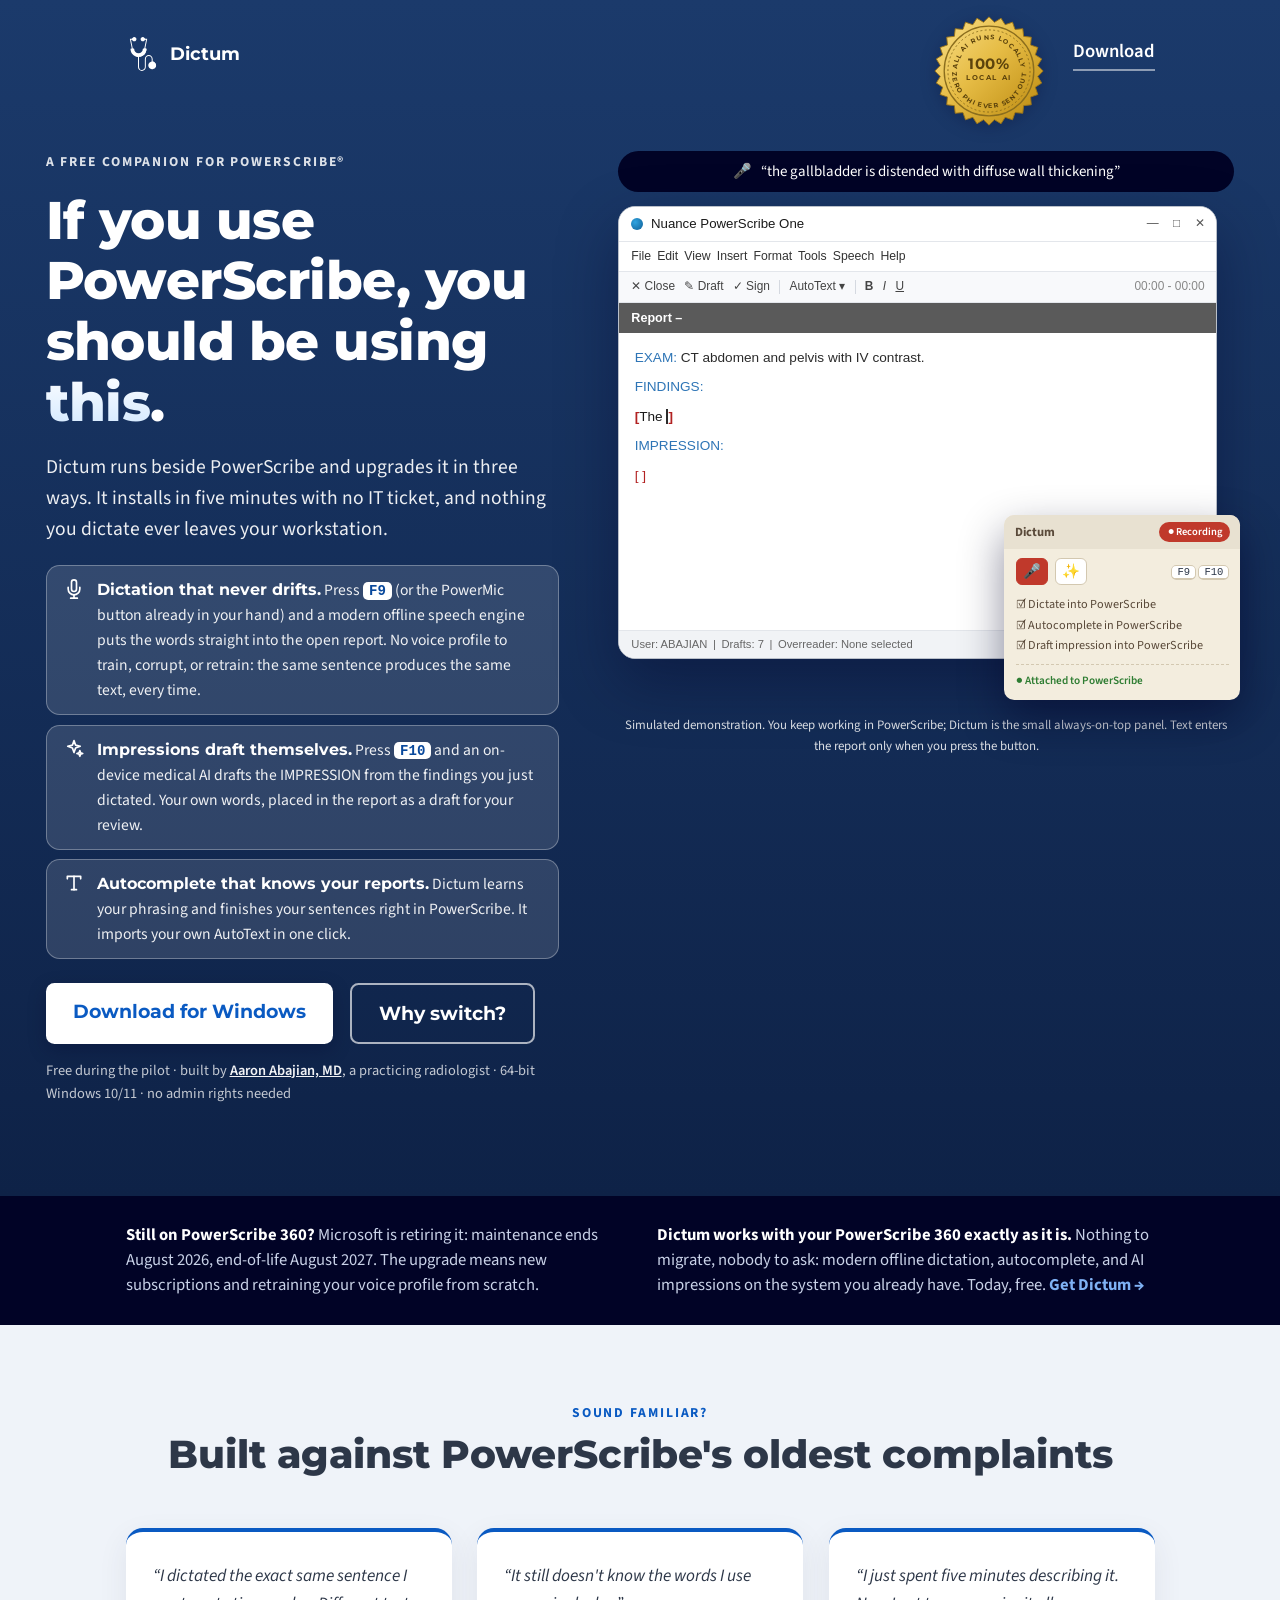
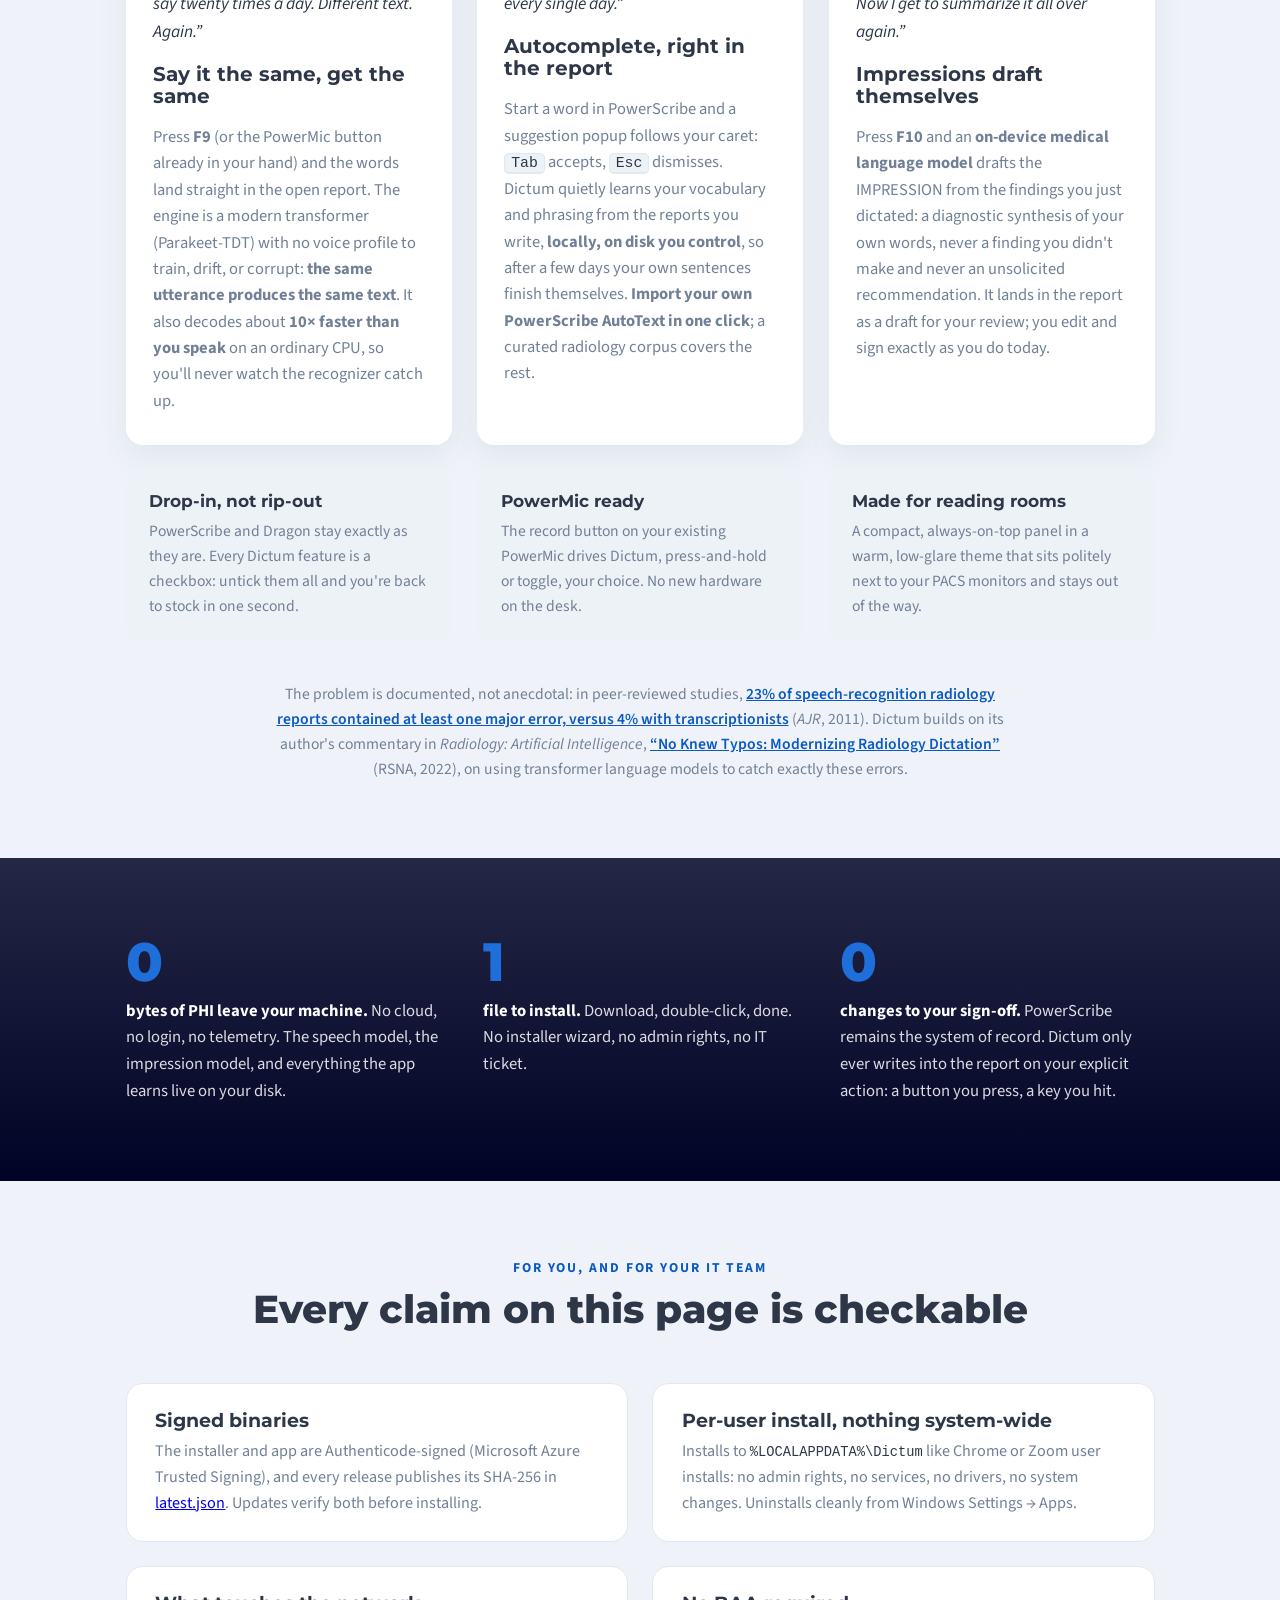
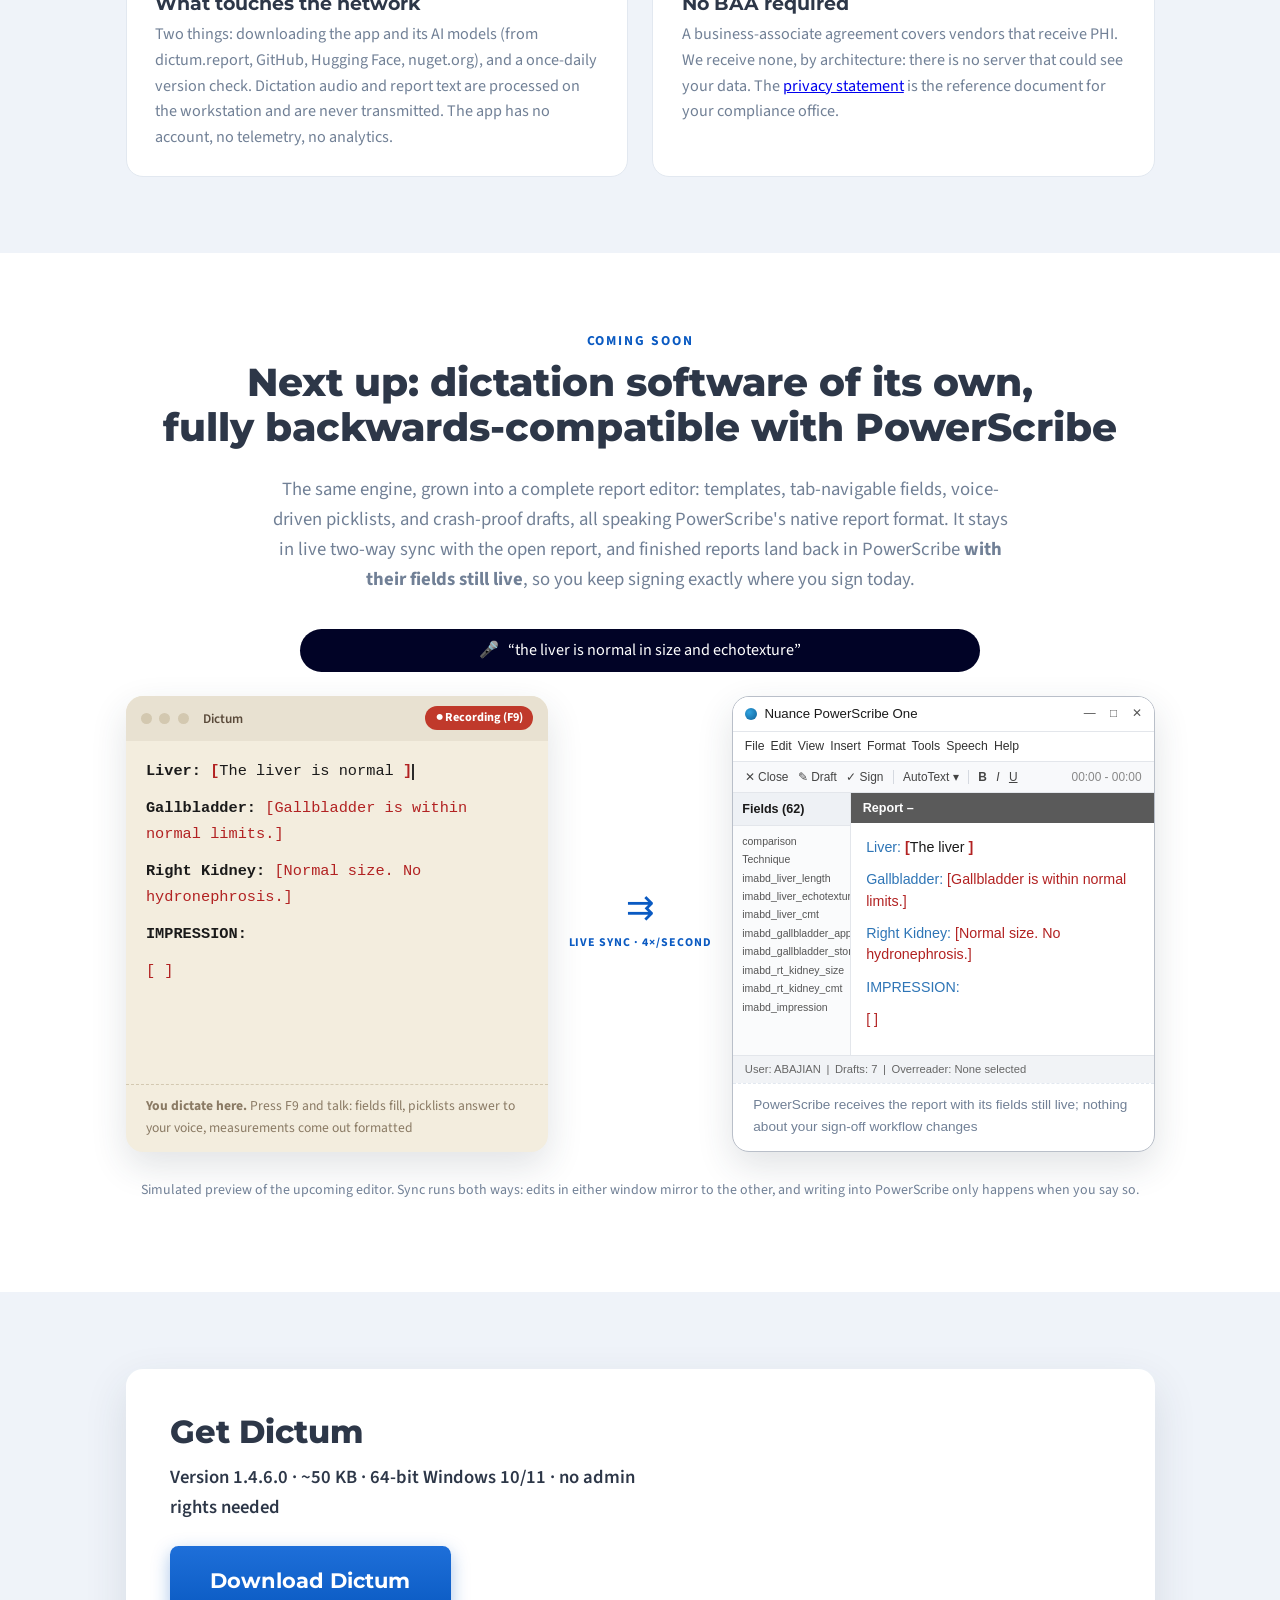
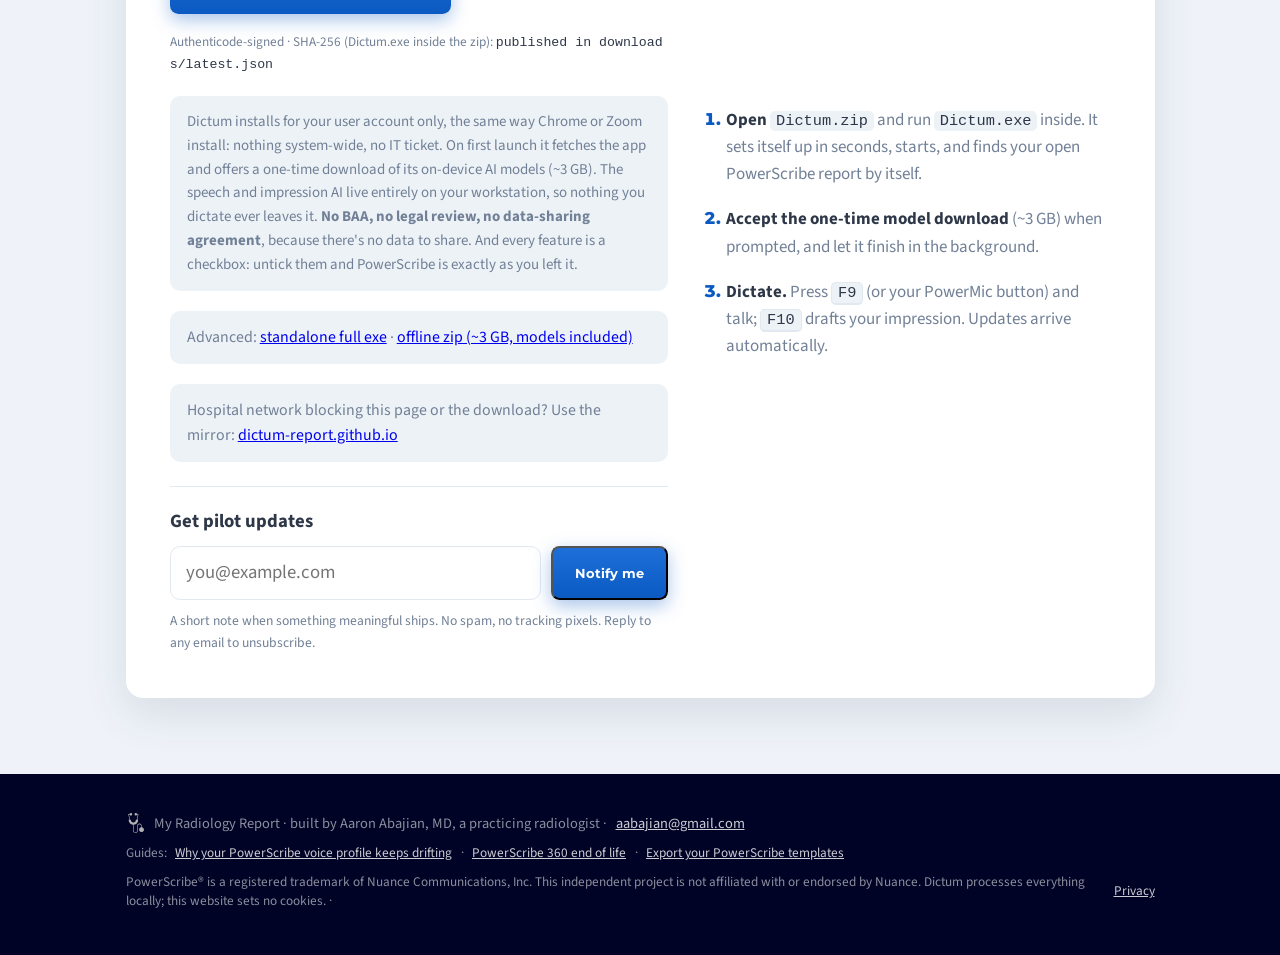
<file: index.html>
<!DOCTYPE html>
<html lang="en">

<head>
    <meta charset="UTF-8">
    <meta name="viewport" content="width=device-width, initial-scale=1.0">
    <title>Dictum — a free companion for PowerScribe</title>
    <meta name="description"
        content="A free PowerScribe companion for radiologists: offline AI dictation with no voice profile to drift, autocomplete inside the report, and one-keypress impression drafting. Works with PowerScribe 360 (even past end-of-life) and PowerScribe One. PHI never leaves your machine.">

    <!-- Required, not optional: this exact page is also served at dictum-report.github.io
         (the proxy-blocked-hospital mirror). Without this, Google saw two identical
         homepages, picked its own canonical, and reported "Duplicate without
         user-selected canonical" for dictum.report. The mirror inherits this tag and
         so defers its ranking signals to the primary domain, while still serving
         blocked users normally. -->
    <link rel="canonical" href="https://dictum.report/">

    <!-- Favicon -->
    <link rel="apple-touch-icon" sizes="180x180" href="media/favicon/apple-touch-icon.png">
    <link rel="icon" type="image/png" sizes="32x32" href="media/favicon/favicon-32x32.png">
    <link rel="icon" type="image/png" sizes="16x16" href="media/favicon/favicon-16x16.png">
    <link rel="manifest" href="site.webmanifest">
    <link rel="mask-icon" href="media/favicon/safari-pinned-tab.svg" color="#0a5ac2">
    <meta name="msapplication-TileColor" content="#ffffff">
    <meta name="theme-color" content="#0e2247">

    <link rel="stylesheet" href="styles.css">

</head>

<body>

    <!-- ============================== Hero ============================== -->
    <header id="hero" class="bg-gradient-primary">
        <nav class="hero-nav">
            <a class="brand" href="/">
                <img src="media/logo.svg" alt="" width="34" height="34">
                <span>Dictum</span>
            </a>
            <div class="hero-nav-right">
                <div class="hipaa-seal" title="Dictum runs all AI models locally. Zero PHI is ever sent out, and no BAA is needed: we never receive your data.">
                    <svg viewBox="0 0 120 120" role="img"
                         aria-label="100% local AI: all AI runs locally, zero PHI ever sent out">
                        <defs>
                            <linearGradient id="seal-gold" x1="0" y1="0" x2="1" y2="1">
                                <stop offset="0" stop-color="#f9e08a"/>
                                <stop offset=".45" stop-color="#e6bc45"/>
                                <stop offset="1" stop-color="#b8860b"/>
                            </linearGradient>
                            <path id="seal-arc-top" d="M 26 60 A 34 34 0 0 1 94 60" fill="none"/>
                            <path id="seal-arc-bottom" d="M 20 60 A 40 40 0 0 0 100 60" fill="none"/>
                        </defs>
                        <path fill="url(#seal-gold)" stroke="#9a7418" stroke-width="1"
                              d="M60.0 2.0 L65.9 7.8 L72.9 3.5 L77.3 10.4 L85.2 7.7 L87.9 15.5 L96.2 14.7 L97.1 22.9 L105.3 23.8 L104.5 32.1 L112.3 34.8 L109.6 42.7 L116.5 47.1 L112.2 54.1 L118.0 60.0 L112.2 65.9 L116.5 72.9 L109.6 77.3 L112.3 85.2 L104.5 87.9 L105.3 96.2 L97.1 97.1 L96.2 105.3 L87.9 104.5 L85.2 112.3 L77.3 109.6 L72.9 116.5 L65.9 112.2 L60.0 118.0 L54.1 112.2 L47.1 116.5 L42.7 109.6 L34.8 112.3 L32.1 104.5 L23.8 105.3 L22.9 97.1 L14.7 96.2 L15.5 87.9 L7.7 85.2 L10.4 77.3 L3.5 72.9 L7.8 65.9 L2.0 60.0 L7.8 54.1 L3.5 47.1 L10.4 42.7 L7.7 34.8 L15.5 32.1 L14.7 23.8 L22.9 22.9 L23.8 14.7 L32.1 15.5 L34.8 7.7 L42.7 10.4 L47.1 3.5 L54.1 7.8 Z"/>
                        <circle cx="60" cy="60" r="48" fill="none" stroke="#8a6d1d" stroke-width="1.4"/>
                        <circle cx="60" cy="60" r="44" fill="none" stroke="#8a6d1d" stroke-width="1"
                                stroke-dasharray="2 2.6"/>
                        <text class="seal-ring">
                            <textPath href="#seal-arc-top" startOffset="50%" text-anchor="middle">ALL AI RUNS LOCALLY</textPath>
                        </text>
                        <text class="seal-ring">
                            <textPath href="#seal-arc-bottom" startOffset="50%" text-anchor="middle">ZERO PHI EVER SENT OUT</textPath>
                        </text>
                        <text class="seal-hipaa" x="60" y="58" text-anchor="middle">100%</text>
                        <text class="seal-sub" x="60" y="70" text-anchor="middle">LOCAL AI</text>
                    </svg>
                </div>
                <a class="nav-download" href="#download">Download</a>
            </div>
        </nav>

        <div class="hero-inner">
        <div class="hero-copy">
            <p class="kicker">A free companion for PowerScribe&reg;</p>
            <h1>If you use PowerScribe, you should be using <em>this</em>.</h1>
            <p class="lede">
                Dictum runs beside PowerScribe and upgrades it in three ways.
                It installs in five minutes with no IT ticket, and nothing you dictate
                ever leaves your workstation.
            </p>
            <ul class="hero-points">
                <li><span class="hp-icon" aria-hidden="true"><svg viewBox="0 0 24 24" fill="none" stroke="currentColor" stroke-width="2" stroke-linecap="round" stroke-linejoin="round"><path d="M12 1a3 3 0 0 0-3 3v8a3 3 0 0 0 6 0V4a3 3 0 0 0-3-3z"/><path d="M19 10v2a7 7 0 0 1-14 0v-2"/><line x1="12" y1="19" x2="12" y2="23"/><line x1="8" y1="23" x2="16" y2="23"/></svg></span>
                    <p><strong>Dictation that never drifts.</strong>
                        Press <kbd>F9</kbd> (or the PowerMic button already in your hand)
                        and a modern offline speech engine puts the words straight
                        into the open report. No voice profile to train, corrupt, or retrain:
                        the same sentence produces the same text, every time.</p></li>
                <li><span class="hp-icon" aria-hidden="true"><svg viewBox="0 0 24 24" fill="none" stroke="currentColor" stroke-width="2" stroke-linecap="round" stroke-linejoin="round"><path d="M12 3l1.9 5.6L19.5 10l-5.6 1.9L12 17.5l-1.9-5.6L4.5 10l5.6-1.4L12 3z"/><path d="M19 15l.9 2.6L22.5 18.5l-2.6.9L19 22l-.9-2.6L15.5 18.5l2.6-.9L19 15z"/></svg></span>
                    <p><strong>Impressions draft themselves.</strong>
                        Press <kbd>F10</kbd> and an on-device medical AI drafts the IMPRESSION
                        from the findings you just dictated. Your own words, placed in
                        the report as a draft for your review.</p></li>
                <li><span class="hp-icon" aria-hidden="true"><svg viewBox="0 0 24 24" fill="none" stroke="currentColor" stroke-width="2" stroke-linecap="round" stroke-linejoin="round"><polyline points="4 7 4 4 20 4 20 7"/><line x1="9" y1="20" x2="15" y2="20"/><line x1="12" y1="4" x2="12" y2="20"/></svg></span>
                    <p><strong>Autocomplete that knows your reports.</strong>
                        Dictum learns your phrasing and finishes your sentences right in
                        PowerScribe. It imports your own AutoText in one click.</p></li>
            </ul>
            <div class="hero-actions">
                <a class="btn btn-light-solid" href="#download">Download for Windows</a>
                <a class="btn btn-ghost" href="#why">Why switch?</a>
            </div>
            <p class="hero-fineprint">Free during the pilot &middot; built by
                <a class="author-link" href="https://pubs.rsna.org/doi/10.1148/ryai.220105"
                   target="_blank" rel="noopener">Aaron Abajian, MD</a>, a practicing radiologist
                &middot; 64-bit Windows 10/11 &middot; no admin rights needed</p>
        </div>

        <!-- Minimal-mode demo: you work in PowerScribe; Dictum is the small panel -->
        <div class="hero-demo">
            <div class="voice-bubble"><span class="voice-mic">&#127908;</span> <span id="voice-text">&nbsp;</span></div>

            <div class="ps-stage">
                <div class="demo-pane ps1-window">
                    <div class="ps1-titlebar">
                        <span class="ps1-logo"></span>Nuance PowerScribe One
                        <span class="ps1-winbtns"><span>&#8212;</span><span>&#9633;</span><span>&#10005;</span></span>
                    </div>
                    <div class="ps1-menubar">File&ensp;Edit&ensp;View&ensp;Insert&ensp;Format&ensp;Tools&ensp;Speech&ensp;Help</div>
                    <div class="ps1-toolbar">
                        <span>&#10005; Close</span><span>&#9998; Draft</span><span>&#10003; Sign</span>
                        <span class="ps1-sep"></span>
                        <span>AutoText &#9662;</span>
                        <span class="ps1-sep"></span>
                        <span><b>B</b></span><span><i>I</i></span><span><u>U</u></span>
                        <span class="ps1-clock">00:00 - 00:00</span>
                    </div>
                    <div class="ps1-main">
                        <div class="ps1-report">
                            <div class="ps1-report-head">Report &#8211;</div>
                            <div class="ps1-report-body" id="hero-ps"></div>
                        </div>
                    </div>
                    <div class="ps1-statusbar">User: ABAJIAN&ensp;&#124;&ensp;Drafts: 7&ensp;&#124;&ensp;Overreader: None selected</div>
                </div>

                <div class="dictum-panel" aria-hidden="true">
                    <div class="dp-titlebar">Dictum
                        <span class="dp-chip" id="hero-chip">mic off &middot; F9</span>
                    </div>
                    <div class="dp-body">
                        <div class="dp-btnrow">
                            <span class="dp-btn" id="hero-micbtn">&#127908;</span>
                            <span class="dp-btn" id="hero-aibtn">&#10024;</span>
                            <span class="dp-keys"><kbd>F9</kbd> <kbd>F10</kbd></span>
                        </div>
                        <div class="dp-check">&#9745; Dictate into PowerScribe</div>
                        <div class="dp-check">&#9745; Autocomplete in PowerScribe</div>
                        <div class="dp-check">&#9745; Draft impression into PowerScribe</div>
                        <div class="dp-status">&#9679; Attached to PowerScribe</div>
                    </div>
                </div>
            </div>
            <p class="demo-caption">Simulated demonstration. You keep working in PowerScribe; Dictum is the
                small always-on-top panel. Text enters the report only when you press the button.</p>
        </div>
        </div>
    </header>

    <!-- ============================== PS360 end-of-life strip ============================== -->
    <section id="eol" class="eol-strip">
        <div class="container eol-inner">
            <p class="eol-lead"><strong>Still on PowerScribe 360?</strong> Microsoft is retiring it:
                maintenance ends August&nbsp;2026, end-of-life August&nbsp;2027. The upgrade
                means new subscriptions and retraining your voice profile from scratch.</p>
            <p class="eol-action"><strong>Dictum works with your PowerScribe&nbsp;360 exactly as it is.</strong>
                Nothing to migrate, nobody to ask: modern offline dictation, autocomplete, and AI
                impressions on the system you already have. Today, free.
                <a href="#download">Get Dictum&nbsp;&rarr;</a></p>
        </div>
    </section>

    <!-- ============================== Pain points ============================== -->
    <section id="why">
        <div class="container">
            <p class="section-kicker">Sound familiar?</p>
            <h2 class="section-title">Built against PowerScribe's oldest complaints</h2>

            <div class="card-row">
                <article class="pain-card">
                    <p class="pain-quote">&ldquo;I dictated the exact same sentence I say twenty times a day. Different text. Again.&rdquo;</p>
                    <h3>Say it the same, get the same</h3>
                    <p>Press <strong>F9</strong> (or the PowerMic button already in your hand) and the
                        words land straight in the open report. The engine is a modern transformer
                        (Parakeet-TDT) with no voice profile to train, drift, or corrupt:
                        <strong>the same utterance produces the same text</strong>. It also decodes
                        about <strong>10&times; faster than you speak</strong> on an ordinary CPU,
                        so you'll never watch the recognizer catch up.</p>
                </article>

                <article class="pain-card">
                    <p class="pain-quote">&ldquo;It still doesn't know the words I use every single day.&rdquo;</p>
                    <h3>Autocomplete, right in the report</h3>
                    <p>Start a word in PowerScribe and a suggestion popup follows your caret:
                        <kbd>Tab</kbd> accepts, <kbd>Esc</kbd> dismisses. Dictum quietly learns your
                        vocabulary and phrasing from the reports you write, <strong>locally, on disk you
                        control</strong>, so after a few days your own sentences finish themselves.
                        <strong>Import your own PowerScribe AutoText in one click</strong>; a curated
                        radiology corpus covers the rest.</p>
                </article>

                <article class="pain-card">
                    <p class="pain-quote">&ldquo;I just spent five minutes describing it. Now I get to summarize it all over again.&rdquo;</p>
                    <h3>Impressions draft themselves</h3>
                    <p>Press <strong>F10</strong> and an <strong>on-device medical language model</strong>
                        drafts the IMPRESSION from the findings you just dictated: a diagnostic synthesis
                        of your own words, never a finding you didn't make and never an unsolicited
                        recommendation. It lands in the report as a draft for your review; you edit and
                        sign exactly as you do today.</p>
                </article>
            </div>

            <div class="card-row secondary-row">
                <article class="mini-card">
                    <h4>Drop-in, not rip-out</h4>
                    <p>PowerScribe and Dragon stay exactly as they are. Every Dictum feature is a checkbox:
                        untick them all and you're back to stock in one second.</p>
                </article>
                <article class="mini-card">
                    <h4>PowerMic ready</h4>
                    <p>The record button on your existing PowerMic drives Dictum, press-and-hold or
                        toggle, your choice. No new hardware on the desk.</p>
                </article>
                <article class="mini-card">
                    <h4>Made for reading rooms</h4>
                    <p>A compact, always-on-top panel in a warm, low-glare theme that sits politely
                        next to your PACS monitors and stays out of the way.</p>
                </article>
            </div>

            <p class="research-note">
                The problem is documented, not anecdotal: in peer-reviewed studies,
                <a href="https://ajronline.org/doi/abs/10.2214/AJR.11.6691" target="_blank" rel="noopener">
                23% of speech-recognition radiology reports contained at least one major error,
                versus 4% with transcriptionists</a> (<em>AJR</em>, 2011). Dictum builds on its
                author's commentary in <em>Radiology: Artificial Intelligence</em>,
                <a href="https://pubs.rsna.org/doi/10.1148/ryai.220105" target="_blank" rel="noopener">
                    &ldquo;No Knew Typos: Modernizing Radiology Dictation&rdquo;</a> (RSNA, 2022),
                on using transformer language models to catch exactly these errors.
            </p>
        </div>
    </section>

    <!-- ============================== Trust strip ============================== -->
    <section id="trust" class="bg-gradient-dark">
        <div class="container trust-grid">
            <div class="trust-item">
                <div class="trust-num">0</div>
                <p><strong>bytes of PHI leave your machine.</strong> No cloud, no login, no telemetry.
                    The speech model, the impression model, and everything the app learns live on your disk.</p>
            </div>
            <div class="trust-item">
                <div class="trust-num">1</div>
                <p><strong>file to install.</strong> Download, double-click, done. No installer wizard,
                    no admin rights, no IT ticket.</p>
            </div>
            <div class="trust-item">
                <div class="trust-num">0</div>
                <p><strong>changes to your sign-off.</strong> PowerScribe remains the system of record.
                    Dictum only ever writes into the report on your explicit action: a button you press,
                    a key you hit.</p>
            </div>
        </div>
    </section>

    <!-- ============================== Security spec (IT-reviewable) ============================== -->
    <section id="security">
        <div class="container">
            <p class="section-kicker">For you, and for your IT team</p>
            <h2 class="section-title">Every claim on this page is checkable</h2>
            <div class="spec-grid">
                <div class="spec-item">
                    <h4>Signed binaries</h4>
                    <p>The installer and app are Authenticode-signed (Microsoft Azure Trusted
                        Signing), and every release publishes its SHA-256 in
                        <a href="downloads/latest.json">latest.json</a>. Updates verify both
                        before installing.</p>
                </div>
                <div class="spec-item">
                    <h4>Per-user install, nothing system-wide</h4>
                    <p>Installs to <code>%LOCALAPPDATA%\Dictum</code> like Chrome or Zoom user
                        installs: no admin rights, no services, no drivers, no system changes.
                        Uninstalls cleanly from Windows Settings &rarr; Apps.</p>
                </div>
                <div class="spec-item">
                    <h4>What touches the network</h4>
                    <p>Two things: downloading the app and its AI models (from dictum.report,
                        GitHub, Hugging Face, nuget.org), and a once-daily version check.
                        Dictation audio and report text are processed on the workstation and
                        are never transmitted. The app has no account, no telemetry, no analytics.</p>
                </div>
                <div class="spec-item">
                    <h4>No BAA required</h4>
                    <p>A business-associate agreement covers vendors that receive PHI. We
                        receive none, by architecture: there is no server that could see your
                        data. The <a href="privacy.html">privacy statement</a> is the reference
                        document for your compliance office.</p>
                </div>
            </div>
        </div>
    </section>

    <!-- ============================== Coming soon: the Dictum editor ============================== -->
    <section id="coming-soon" class="bg-white-section">
        <div class="container">
            <p class="section-kicker">Coming soon</p>
            <h2 class="section-title">Next up: dictation software of its own,<br>fully backwards-compatible with PowerScribe</h2>
            <p class="demo-lede">The same engine, grown into a complete report editor: templates,
                tab-navigable fields, voice-driven picklists, and crash-proof drafts, all speaking
                PowerScribe's native report format. It stays in live two-way sync with the open report,
                and finished reports land back in PowerScribe <strong>with their fields still
                live</strong>, so you keep signing exactly where you sign today.</p>

            <div class="voice-bubble"><span class="voice-mic">&#127908;</span> <span id="cs-voice">&nbsp;</span></div>

            <div class="demo-grid">
                <div class="demo-pane plugin-pane">
                    <div class="editor-titlebar">
                        <span class="dot"></span><span class="dot"></span><span class="dot"></span>
                        <span class="editor-title">Dictum</span>
                        <span class="mic-chip">&#9679; Recording (F9)</span>
                    </div>
                    <div class="demo-body warm" id="demo-plugin"></div>
                    <div class="demo-label"><strong>You dictate here.</strong> Press F9 and talk: fields fill,
                        picklists answer to your voice, measurements come out formatted</div>
                </div>

                <div class="sync-badge" aria-hidden="true">
                    <span class="sync-arrows">&#8649;</span>
                    <span class="sync-text">live sync &middot; 4&times;/second</span>
                </div>

                <div class="demo-pane ps1-window">
                    <div class="ps1-titlebar">
                        <span class="ps1-logo"></span>Nuance PowerScribe One
                        <span class="ps1-winbtns"><span>&#8212;</span><span>&#9633;</span><span>&#10005;</span></span>
                    </div>
                    <div class="ps1-menubar">File&ensp;Edit&ensp;View&ensp;Insert&ensp;Format&ensp;Tools&ensp;Speech&ensp;Help</div>
                    <div class="ps1-toolbar">
                        <span>&#10005; Close</span><span>&#9998; Draft</span><span>&#10003; Sign</span>
                        <span class="ps1-sep"></span>
                        <span>AutoText &#9662;</span>
                        <span class="ps1-sep"></span>
                        <span><b>B</b></span><span><i>I</i></span><span><u>U</u></span>
                        <span class="ps1-clock">00:00 - 00:00</span>
                    </div>
                    <div class="ps1-main">
                        <aside class="ps1-sidebar">
                            <div class="ps1-sidebar-head">Fields (62)</div>
                            <div class="ps1-fieldlist">
                                comparison<br>Technique<br>imabd_liver_length<br>imabd_liver_echotexture<br>
                                imabd_liver_cmt<br>imabd_gallbladder_appear<br>imabd_gallbladder_stones<br>
                                imabd_rt_kidney_size<br>imabd_rt_kidney_cmt<br>imabd_impression
                            </div>
                        </aside>
                        <div class="ps1-report">
                            <div class="ps1-report-head">Report &#8211;</div>
                            <div class="ps1-report-body" id="demo-ps"></div>
                        </div>
                    </div>
                    <div class="ps1-statusbar">User: ABAJIAN&ensp;&#124;&ensp;Drafts: 7&ensp;&#124;&ensp;Overreader: None selected</div>
                    <div class="demo-label">PowerScribe receives the report with its fields still live;
                        nothing about your sign-off workflow changes</div>
                </div>
            </div>
            <p class="demo-caption">Simulated preview of the upcoming editor. Sync runs both ways: edits in
                either window mirror to the other, and writing into PowerScribe only happens when you say so.</p>
        </div>
    </section>

    <!-- ============================== Download ============================== -->
    <section id="download">
        <div class="container">
            <div class="download-card">
                <div class="download-copy">
                    <h2>Get Dictum</h2>
                    <p class="dl-meta">
                        <span id="dl-version">Version 1.2.0</span> &middot;
                        <span id="dl-size">~50 KB</span> &middot; 64-bit Windows 10/11 &middot;
                        no admin rights needed
                    </p>
                    <a id="dl-button" class="btn btn-primary btn-xl" href="downloads/Dictum.zip">
                        Download&nbsp;Dictum
                    </a>
                    <p class="dl-hash">Authenticode-signed &middot; SHA-256 (Dictum.exe inside the zip):
                        <code id="dl-sha">published in downloads/latest.json</code></p>
                    <p class="dl-note">
                        Dictum installs for your user account only, the same way Chrome or Zoom
                        install: nothing system-wide, no IT ticket. On first launch it fetches the
                        app and offers a one-time download of its on-device AI models (~3&nbsp;GB).
                        The speech and impression AI live entirely on your workstation, so nothing
                        you dictate ever leaves it. <strong>No BAA, no legal review, no data-sharing
                        agreement</strong>, because there's no data to share. And every feature is a
                        checkbox: untick them and PowerScribe is exactly as you left it.
                    </p>
                    <p class="dl-note" style="font-size:.85em">
                        Advanced: <a id="adv-exe" href="downloads/latest.json">standalone full exe</a>
                        &middot; <a id="adv-zip" href="downloads/Dictum-latest.zip">offline zip (~3&nbsp;GB, models included)</a>
                    </p>
                    <p class="dl-note" id="dl-mirror" style="font-size:.85em">
                        Hospital network blocking this page or the download? Use the mirror:
                        <a href="https://dictum-report.github.io">dictum-report.github.io</a>
                    </p>
                    <form class="subscribe" id="subscribe-form" novalidate>
                        <label class="subscribe-label" for="subscribe-email">Get pilot updates</label>
                        <div class="subscribe-row">
                            <input type="email" id="subscribe-email" name="email" required
                                   placeholder="you@example.com" autocomplete="email"
                                   aria-label="Email address for pilot updates">
                            <input type="text" name="website" tabindex="-1" autocomplete="off"
                                   class="subscribe-hp" aria-hidden="true">
                            <button type="submit" class="btn btn-primary subscribe-btn">Notify me</button>
                        </div>
                        <p class="subscribe-note" id="subscribe-note">A short note when something
                            meaningful ships. No spam, no tracking pixels. Reply to any email to
                            unsubscribe.</p>
                    </form>
                </div>
                <ol class="install-steps">
                    <li><strong>Open</strong> <code>Dictum.zip</code> and run <code>Dictum.exe</code> inside. It sets itself up in seconds, starts, and finds your open PowerScribe report by itself.</li>
                    <li><strong>Accept the one-time model download</strong> (~3&nbsp;GB) when prompted, and let it finish in the background.</li>
                    <li><strong>Dictate.</strong> Press <kbd>F9</kbd> (or your PowerMic button) and talk; <kbd>F10</kbd> drafts your impression. Updates arrive automatically.</li>
                </ol>
            </div>
        </div>
    </section>

    <!-- ============================== Footer ============================== -->
    <footer>
        <div class="container footer-inner">
            <p>
                <img src="media/logo.svg" alt="" width="20" height="20">
                My Radiology Report &middot; built by Aaron Abajian, MD, a practicing radiologist
                &middot; <a href="mailto:aabajian@gmail.com">aabajian@gmail.com</a>
            </p>
            <p class="footer-small">
                Guides: <a href="powerscribe-voice-profile-drift.html">Why your PowerScribe
                voice profile keeps drifting</a> &middot;
                <a href="powerscribe-360-end-of-life.html">PowerScribe 360 end of life</a> &middot;
                <a href="export-powerscribe-templates.html">Export your PowerScribe templates</a>
            </p>
            <p class="footer-small">
                PowerScribe&reg; is a registered trademark of Nuance Communications, Inc.
                This independent project is not affiliated with or endorsed by Nuance.
                Dictum processes everything locally; this website sets no cookies.
                &middot; <a href="privacy.html">Privacy</a>
            </p>
        </div>
    </footer>

    <script>
        // ---- Pilot-updates email capture. Posts form-encoded (no preflight) to the
        // first-party endpoint on dictum.report — works from the github.io mirror too
        // (CORS-allowlisted). If the network blocks dictum.report entirely, fall back
        // to a mailto link so no one is stranded. No cookies; this form is first-party only. ----
        (function () {
            const form = document.getElementById('subscribe-form');
            const note = document.getElementById('subscribe-note');
            if (!form || !note) return;
            form.addEventListener('submit', async function (e) {
                e.preventDefault();
                const email = form.email.value.trim();
                if (!email || !/^\S+@\S+\.\S+$/.test(email)) {
                    note.textContent = 'That doesn’t look like an email address. Mind checking it?';
                    return;
                }
                const btn = form.querySelector('button');
                btn.disabled = true; btn.textContent = 'Adding…';
                try {
                    const res = await fetch('https://dictum.report/api/subscribe', {
                        method: 'POST',
                        headers: { 'Content-Type': 'application/x-www-form-urlencoded' },
                        body: 'email=' + encodeURIComponent(email) +
                              '&website=' + encodeURIComponent(form.website.value)
                    });
                    const data = await res.json();
                    if (data.ok) {
                        form.innerHTML = '<p class="subscribe-done">You’re on the list. ' +
                            'A short note when something meaningful ships.</p>';
                    } else {
                        note.textContent = data.error || 'Something went wrong. Please try again.';
                        btn.disabled = false; btn.textContent = 'Notify me';
                    }
                } catch (err) {
                    // network blocked (hospital proxy) or endpoint down — mailto fallback
                    note.innerHTML = 'This network can’t reach our server. Email ' +
                        '<a href="mailto:aabajian@gmail.com?subject=Dictum%20pilot%20updates&body=' +
                        encodeURIComponent(email) + '">aabajian@gmail.com</a> and we’ll add you by hand.';
                    btn.disabled = false; btn.textContent = 'Notify me';
                }
            });
        })();

        // ---- Hero demo: minimal mode. You work in PowerScribe; Dictum is the small
        // companion panel. Dictation, autocomplete, and the impression draft all land
        // directly in the PowerScribe window. Pure simulation. ----
        (function () {
            const ps = document.getElementById('hero-ps');
            const voice = document.getElementById('voice-text');
            const chip = document.getElementById('hero-chip');
            const micbtn = document.getElementById('hero-micbtn');
            const aibtn = document.getElementById('hero-aibtn');
            if (!ps || !voice || !chip) return;

            const esc = s => s.replace(/&/g, '&amp;').replace(/</g, '&lt;');
            const CARET = '<span class="caret"></span>';

            const st = { findings: [], typing: '', ac: null, impression: null, fSel: false, impSel: false };

            function acHtml() {
                if (!st.ac) return '';
                const items = st.ac.map((t, i) =>
                    `<span class="ac-item${i === 0 ? ' ac-sel' : ''}">${t}</span>`).join('');
                return `<span class="ac-anchor"><span class="ac-pop">${items}<span class="ac-hint">Tab accepts &middot; Esc dismisses</span></span></span>`;
            }

            const BR = c => `<span class="d-br">${c}</span>`;

            function render(caretAt) { // 'findings' | 'impression' | null
                let f = st.findings.join(' ');
                if (f && st.typing) f += ' ';
                // PowerScribe AutoText fields: the familiar red brackets persist when
                // filled — dictating into a field replaces its value, never its anchors.
                const findingsBody = (f || st.typing)
                    ? BR('[') + '<span class="d-val">' + esc(f) + esc(st.typing) + '</span>'
                        + (caretAt === 'findings' ? CARET : '') + acHtml() + BR(']')
                    : `<span class="d-fld${st.fSel ? ' d-sel' : ''}">[ ]</span>`;
                const impBody = st.impression !== null
                    ? BR('[') + '<span class="d-val">' + esc(st.impression) + '</span>'
                        + (caretAt === 'impression' ? CARET : '') + BR(']')
                    : `<span class="d-fld${st.impSel ? ' d-sel' : ''}">[ ]</span>`;
                let html = '<p><span class="d-lbl d-heading">EXAM:</span> CT abdomen and pelvis with IV contrast.</p>';
                html += '<p><span class="d-lbl d-heading">FINDINGS:</span></p>';
                html += '<p>' + findingsBody + '</p>';
                html += '<p><span class="d-lbl d-heading">IMPRESSION:</span></p>';
                html += '<p>' + impBody + '</p>';
                ps.innerHTML = html;
            }

            function micOn() {
                chip.textContent = '● Recording';
                chip.classList.add('rec');
                micbtn.classList.add('rec');
            }
            function micOff() {
                chip.innerHTML = 'mic off &middot; F9';
                chip.classList.remove('rec');
                micbtn.classList.remove('rec');
            }

            const reduced = window.matchMedia('(prefers-reduced-motion: reduce)').matches;

            if (reduced) { // static final frame, no animation
                st.findings = [
                    'The gallbladder is distended with diffuse wall thickening.',
                    'There is an obstructing calculus in the gallbladder neck measuring 1.2 cm.',
                    'Trace pericholecystic fluid.'
                ];
                st.impression = '1. Acute calculous cholecystitis.';
                render(null);
                voice.textContent = 'You dictate; the words land directly in PowerScribe. F10 drafts the impression.';
                return;
            }

            const sleep = ms => new Promise(r => setTimeout(r, ms));

            async function run() {
                st.findings = []; st.typing = ''; st.ac = null;
                st.impression = null; st.fSel = false; st.impSel = false;
                render(null);
                voice.innerHTML = '&nbsp;';
                micOff();
                await sleep(1000);

                // the findings field is selected — dictation will replace its value
                st.fSel = true;
                render(null);
                await sleep(900);

                // 1–2: dictation lands straight in the report
                const utterances = [
                    { say: '“the gallbladder is distended with diffuse wall thickening”',
                      text: 'The gallbladder is distended with diffuse wall thickening.' },
                    { say: '“there is an obstructing calculus in the gallbladder neck measuring one point two centimeters”',
                      text: 'There is an obstructing calculus in the gallbladder neck measuring 1.2 cm.' },
                ];
                for (const u of utterances) {
                    micOn();
                    voice.textContent = u.say;
                    await sleep(700);
                    st.fSel = false;
                    st.typing = '';
                    for (const w of u.text.split(/(?<= )/)) {
                        st.typing += w;
                        render('findings');
                        await sleep(140);
                    }
                    st.findings.push(st.typing); st.typing = '';
                    micOff();
                    render('findings');
                    await sleep(1000);
                }

                // 3: autocomplete follows your caret inside PowerScribe
                voice.innerHTML = '&#9000;&#65039; or keep typing: autocomplete follows you into PowerScribe';
                await sleep(700);
                for (const ch of 'Trace peric') {
                    st.typing += ch;
                    render('findings');
                    await sleep(95);
                }
                st.ac = ['peric<b>holecystic fluid</b>', 'peric<b>ardial effusion</b>', 'peric<b>ecal inflammation</b>'];
                render('findings');
                await sleep(1600);
                voice.innerHTML = '<kbd>Tab</kbd> accepted';
                st.ac = null;
                st.typing = 'Trace pericholecystic fluid.';
                render('findings');
                st.findings.push(st.typing); st.typing = '';
                await sleep(1300);

                // 4: F10 drafts the impression from the findings (buffered, then placed)
                voice.innerHTML = '<kbd>F10</kbd> — draft the impression from your findings';
                chip.textContent = '✨ drafting impression…';
                chip.classList.add('ai');
                aibtn.classList.add('rec');
                st.impSel = true;
                render(null);
                await sleep(2200);
                st.impSel = false;
                st.impression = '1. Acute calculous cholecystitis.';
                chip.classList.remove('ai');
                micOff();
                aibtn.classList.remove('rec');
                render(null);
                voice.textContent = '— a draft of your own findings, made on your workstation. You review, you sign.';
                await sleep(6000);
                run(); // loop
            }
            run();
        })();

        // ---- Coming-soon demo: the upcoming Dictum editor. Voice fills bracketed
        // fields in the editor; the PowerScribe mock mirrors every state one 250 ms
        // "sync tick" behind. Pure simulation. ----
        (function () {
            const ps = document.getElementById('demo-ps');
            const plugin = document.getElementById('demo-plugin');
            const voice = document.getElementById('cs-voice');
            if (!ps || !plugin || !voice) return;

            const makeFields = () => ([
                { label: 'Liver', def: 'The liver size and echogenicity are within normal limits.', value: null, sel: false },
                { label: 'Gallbladder', def: 'Gallbladder is within normal limits.', value: null, sel: false },
                { label: 'Right Kidney', def: 'Normal size. No hydronephrosis.', value: null, sel: false },
                { label: 'IMPRESSION', def: ' ', value: null, sel: false, heading: true },
            ]);

            function renderPS(fields) {
                return fields.map(f => {
                    const lbl = `<span class="d-lbl${f.heading ? ' d-heading' : ''}">${f.label}:</span>`;
                    // Filled fields keep their red brackets — PowerScribe fields stay fields
                    // when you dictate into them; only the content changes.
                    const body = f.value !== null
                        ? `<span class="d-br">[</span><span class="d-val">${f.value}</span><span class="d-br">]</span>`
                        : `<span class="d-fld${f.sel ? ' d-sel' : ''}">[${f.def}]</span>`;
                    return f.heading ? `<p>${lbl}</p><p>${body}</p>` : `<p>${lbl} ${body}</p>`;
                }).join('');
            }

            function renderPlugin(fields) {
                return fields.map(f => {
                    const lbl = `<span class="d-plbl${f.heading ? ' d-heading' : ''}">${f.label}:</span>`;
                    const body = f.value !== null
                        ? `<span class="d-br">[</span><span class="d-val">${f.value}</span><span class="d-br">]</span>${f.sel ? '<span class="caret"></span>' : ''}`
                        : `<span class="d-fld${f.sel ? ' d-sel' : ''}">[${f.def}]</span>`;
                    return f.heading ? `<p>${lbl}</p><p>${body}</p>` : `<p>${lbl} ${body}</p>`;
                }).join('');
            }

            const reduced = window.matchMedia('(prefers-reduced-motion: reduce)').matches;

            if (reduced) { // static final frame, no animation
                const done = makeFields();
                done[0].value = 'The liver is normal in size and echotexture.';
                done[1].value = 'Gallbladder is within normal limits.';
                done[2].value = 'There is a 3.5 x 2 cm cyst.';
                ps.innerHTML = renderPS(done);
                plugin.innerHTML = renderPlugin(done);
                voice.textContent = 'You dictate in the editor; PowerScribe receives the report in real time.';
                return;
            }

            const sleep = ms => new Promise(r => setTimeout(r, ms));

            async function run() {
                const fields = makeFields();
                const queue = [];
                // You dictate in the EDITOR (left, leads); PowerScribe follows one sync tick behind.
                const push = () => { plugin.innerHTML = renderPlugin(fields); queue.push(renderPS(fields)); };
                const sync = setInterval(() => { if (queue.length) ps.innerHTML = queue.shift(); }, 250);

                voice.innerHTML = '&nbsp;';
                fields[0].sel = true;
                push();
                await sleep(1400);

                const utterances = [
                    { idx: 0, say: '“the liver is normal in size and echotexture”', text: 'The liver is normal in size and echotexture.' },
                    { idx: 1, say: '“gallbladder is within normal limits”', text: 'Gallbladder is within normal limits.' },
                    { idx: 2, say: '“there is a three point five by two centimeter cyst”', text: 'There is a 3.5 x 2 cm cyst.' },
                ];

                for (const u of utterances) {
                    if (u.idx > 0) {
                        voice.textContent = '“next field”';
                        fields[u.idx - 1].sel = false;
                        fields[u.idx].sel = true;
                        push();
                        await sleep(1300);
                    }
                    voice.textContent = u.say;
                    await sleep(600);
                    const words = u.text.split(/(?<= )/);
                    fields[u.idx].value = '';
                    for (const w of words) {
                        fields[u.idx].value += w;
                        push();
                        await sleep(150);
                    }
                    fields[u.idx].sel = false;
                    push();
                    await sleep(900);
                }

                voice.textContent = '— same words, same report. And none of it left your workstation.';
                await sleep(6000);
                clearInterval(sync);
                run(); // loop
            }
            run();
        })();

        // Host-aware links: this exact page is also served at https://dictum-report.github.io
        // (hospital proxies block dictum.report as a newly-registered domain, and the
        // Proofpoint isolation browser blocks ALL downloads — GitHub passes those proxies
        // untouched). On the mirror, downloads come from GitHub Releases via STABLE
        // permalinks; the never-repoint-to-a-versioned-URL rule holds on both hosts.
        const GH_RELEASES = 'https://github.com/dictum-report/dictum/releases';
        const GH_DOWNLOAD = GH_RELEASES + '/latest/download';
        const onMirror = location.hostname.endsWith('.github.io');
        if (onMirror) {
            document.getElementById('dl-button').href = GH_DOWNLOAD + '/Dictum.zip';
            document.getElementById('adv-exe').href = GH_RELEASES;
            // The ~3 GB offline zip exceeds GitHub's asset limit and only lives on
            // dictum.report; keep it reachable (absolute) for non-blocked visitors.
            document.getElementById('adv-zip').href = 'https://dictum.report/downloads/Dictum-latest.zip';
            document.getElementById('dl-mirror').style.display = 'none';
        }

        // Progressive enhancement: decorate the download card from the release manifest.
        // The download button ALWAYS points at the stable /downloads/Dictum.exe launcher
        // (or the stable GitHub permalink on the mirror) — never repoint it to a
        // versioned URL (a changing target resets the download reputation that
        // suppresses the "isn't commonly downloaded" warning).
        fetch('downloads/latest.json').then(r => r.json()).then(m => {
            if (!m || !m.version) return;
            document.getElementById('dl-version').textContent = 'Version ' + m.version;
            if (m.setupSizeKB) document.getElementById('dl-size').textContent = '~' + m.setupSizeKB + ' KB';
            if (m.setupSha256) document.getElementById('dl-sha').textContent = m.setupSha256;
            if (!onMirror && m.exeUrl) document.getElementById('adv-exe').href = m.exeUrl;
            if (onMirror && m.exeUrls && m.exeUrls.length > 1)
                document.getElementById('adv-exe').href = m.exeUrls[m.exeUrls.length - 1];
        }).catch(() => { /* static fallbacks already in the markup */ });
    </script>
</body>

</html>
</file>
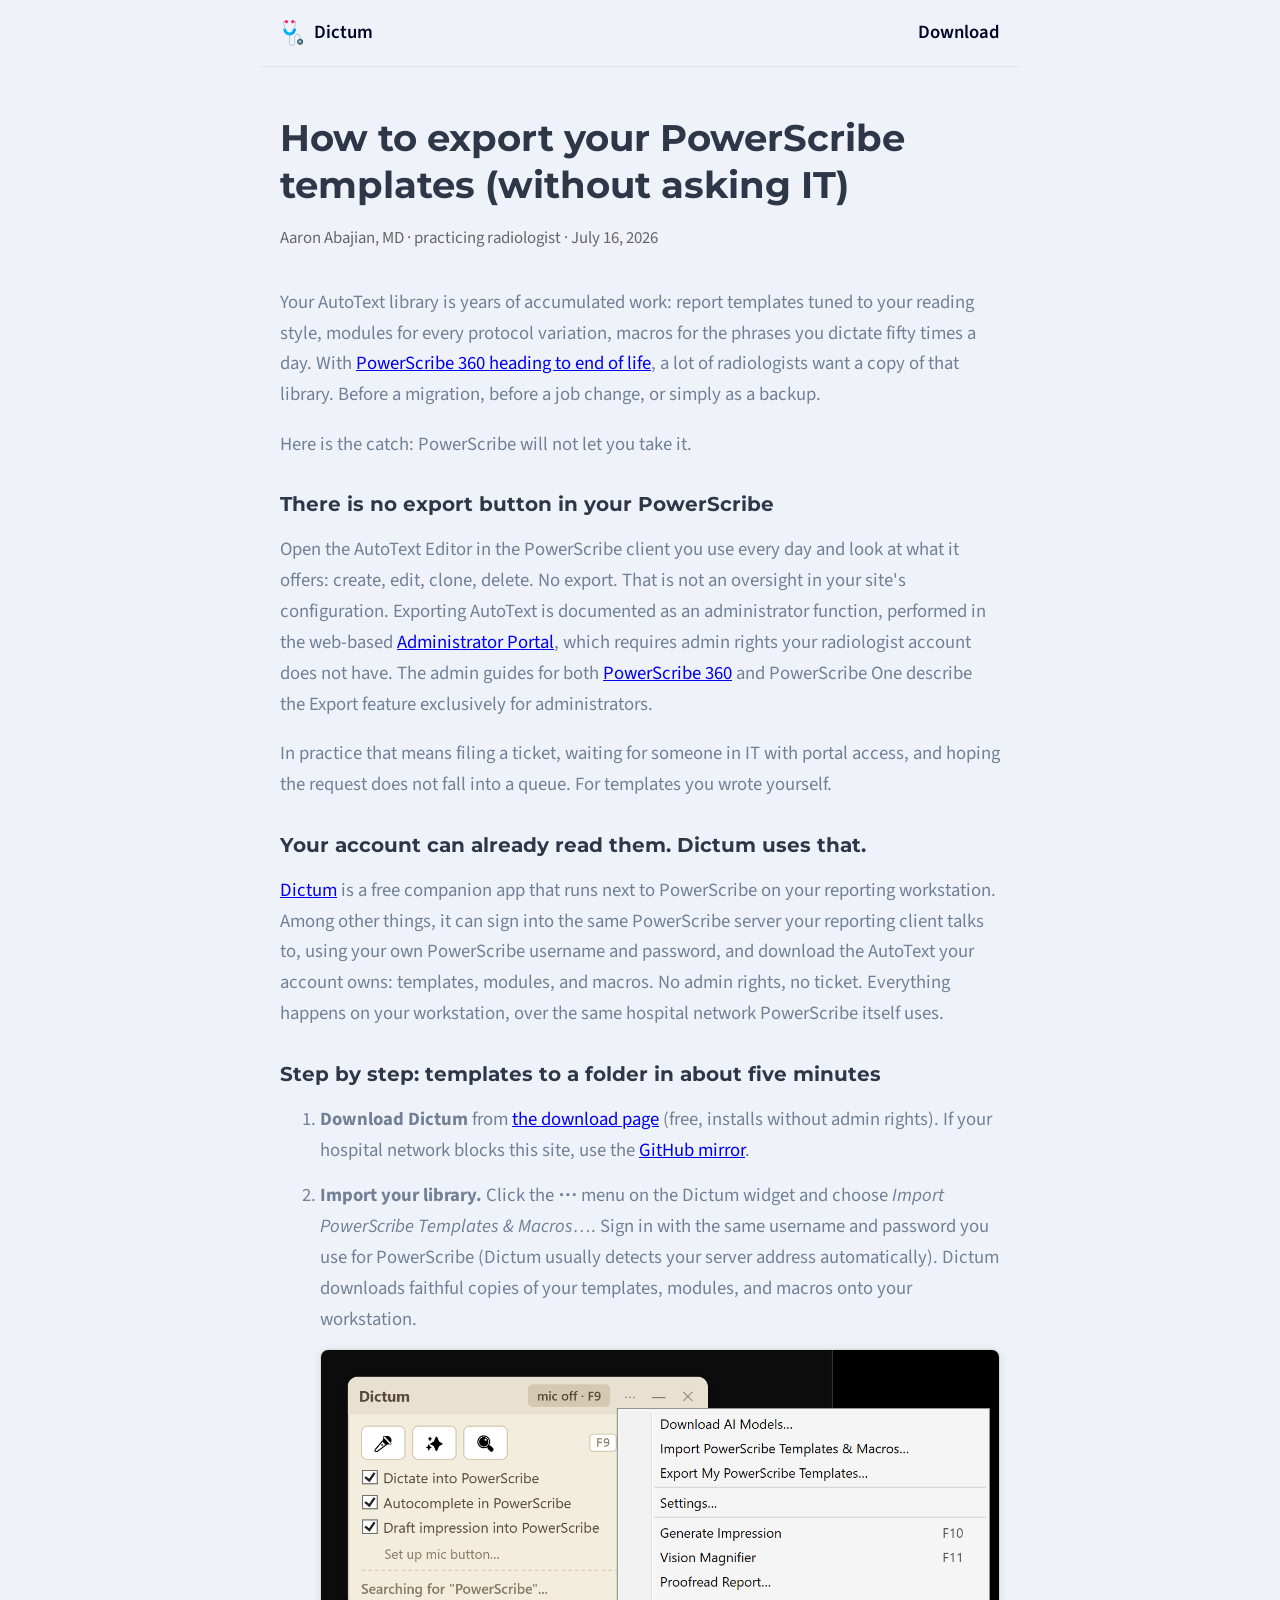
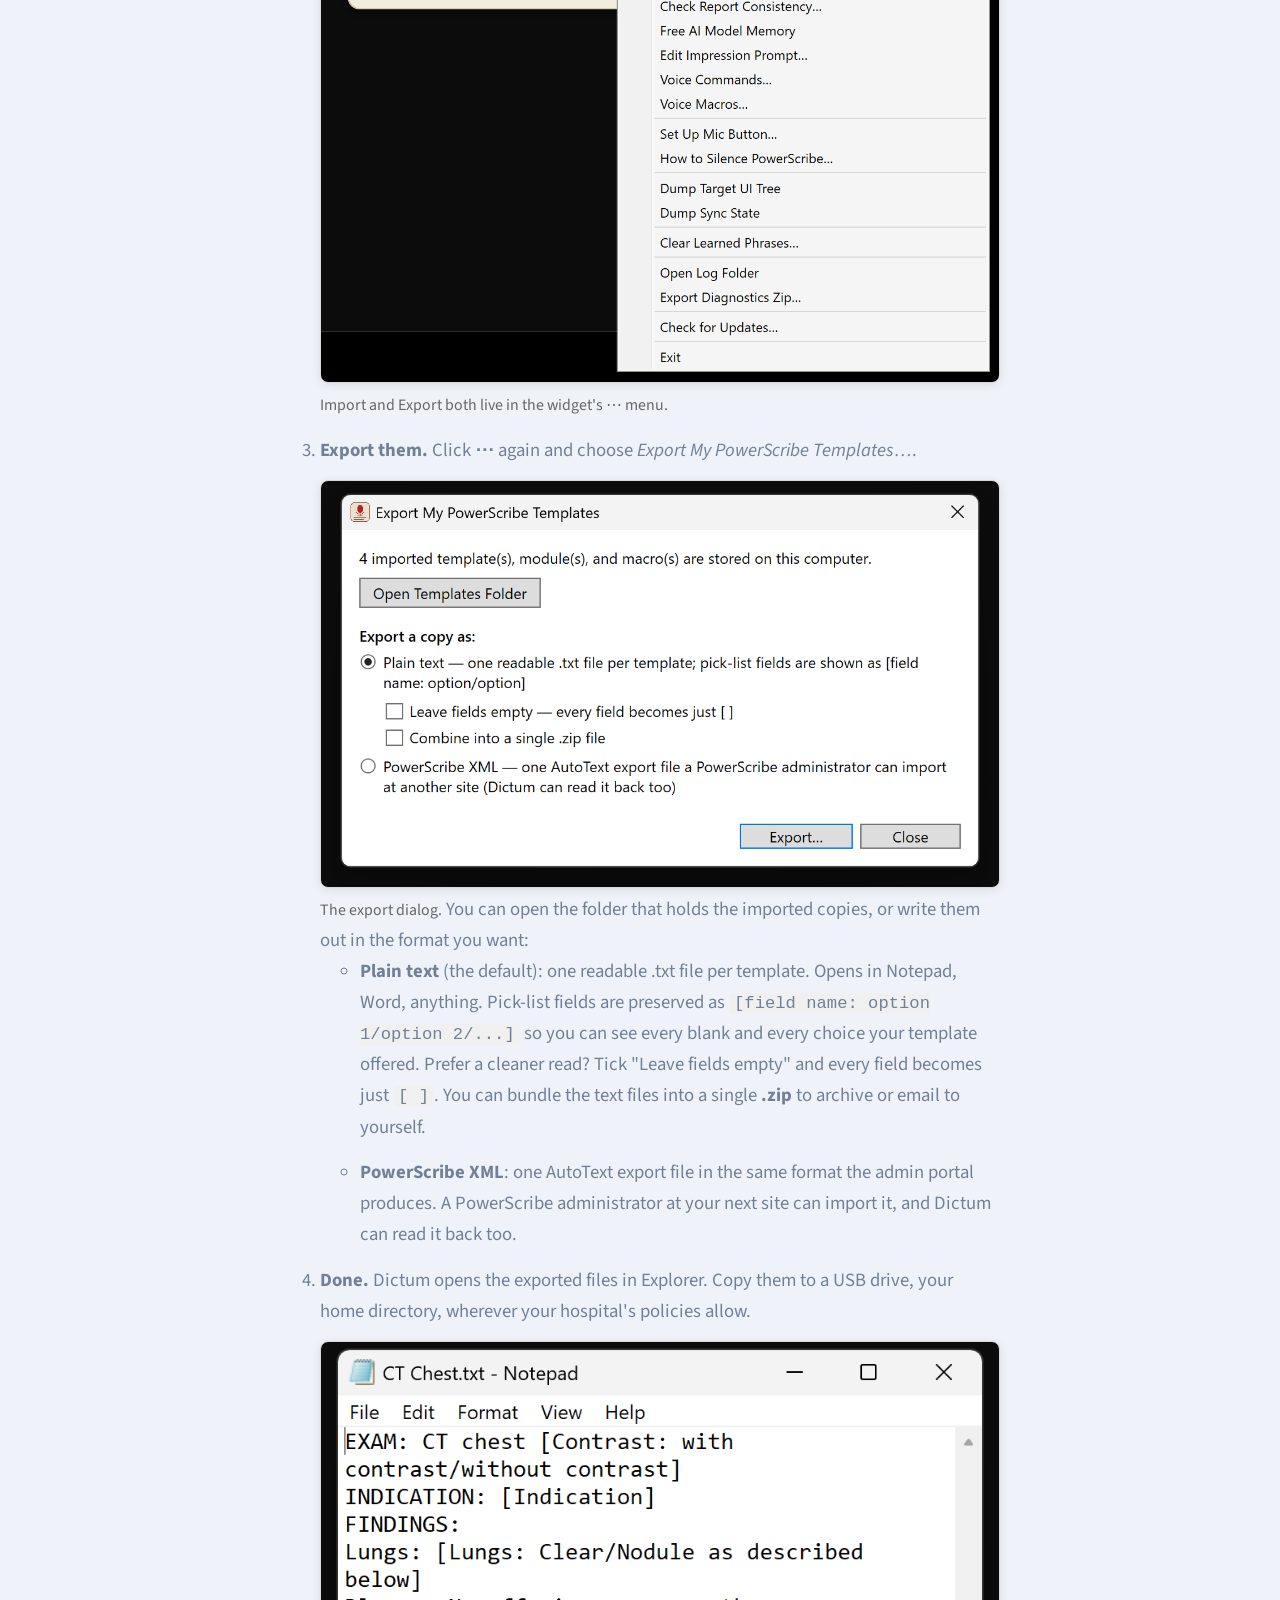
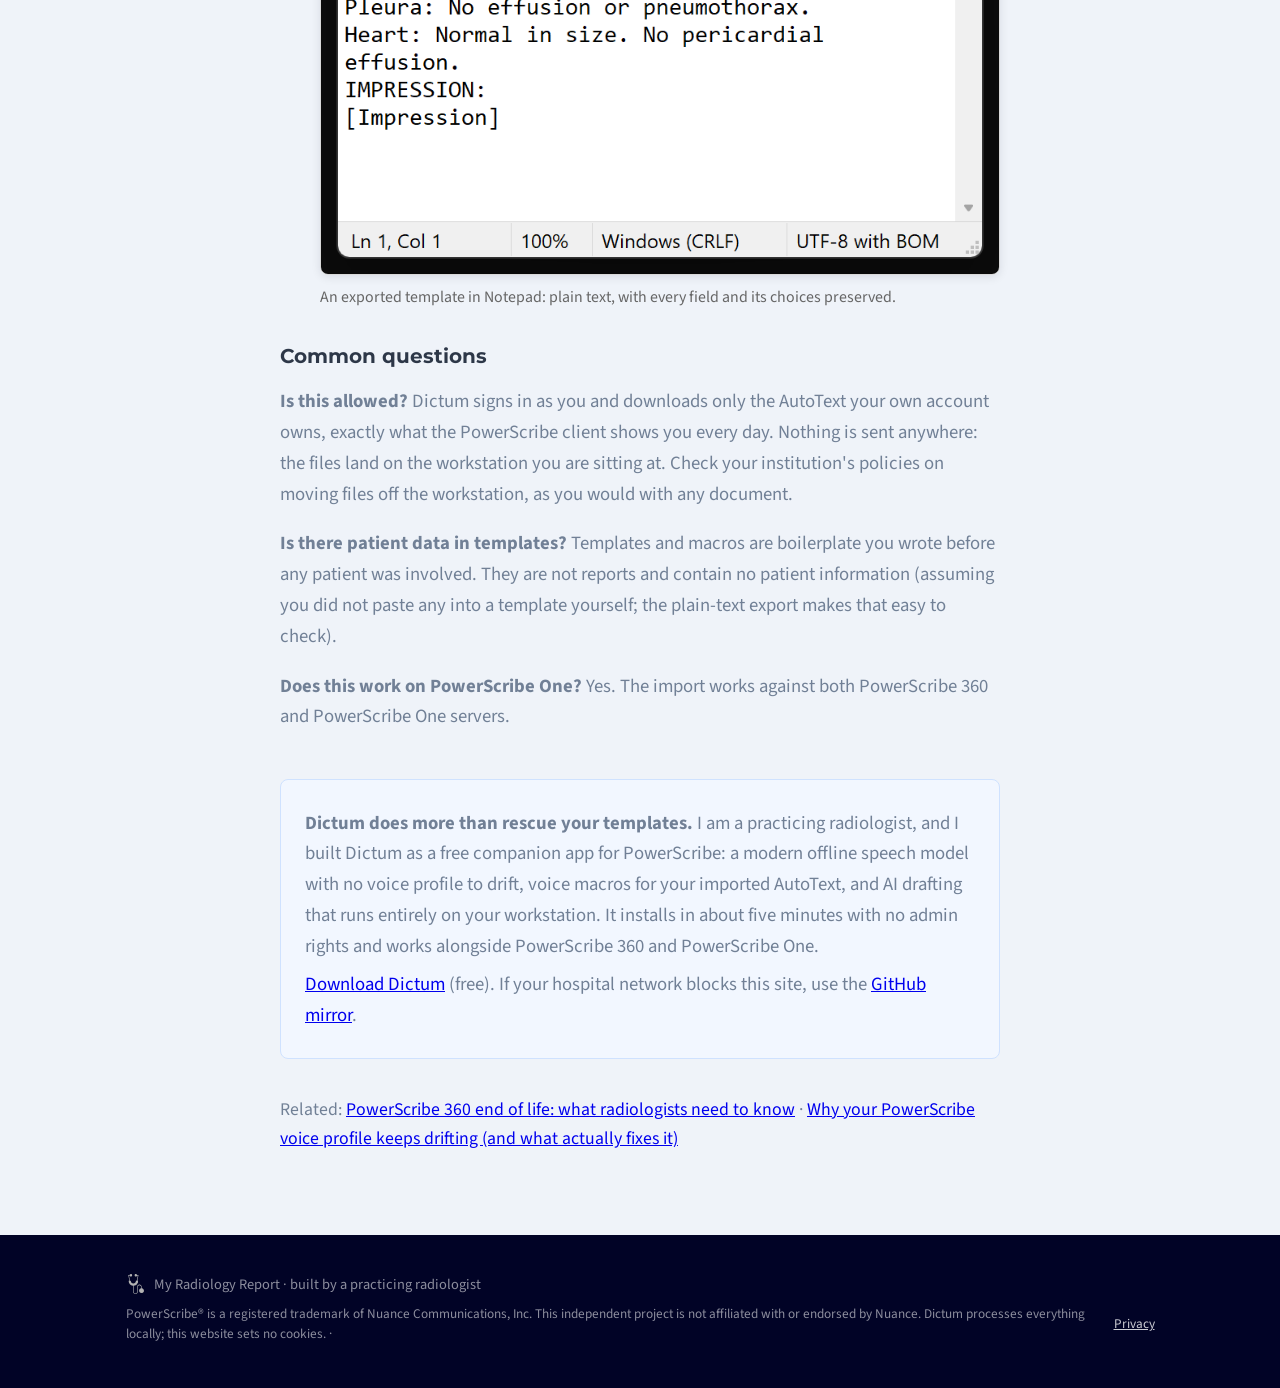
<file: export-powerscribe-templates.html>
<!DOCTYPE html>
<html lang="en">
<head>
    <meta charset="utf-8">
    <meta name="viewport" content="width=device-width, initial-scale=1">
    <title>How to Export Your PowerScribe Templates (Without Asking IT) | Dictum</title>
    <meta name="description" content="PowerScribe has no export button for radiologists: AutoText export lives in the admin portal. Here is how to download your own templates and macros to a folder in about five minutes, using Dictum.">
    <link rel="canonical" href="https://dictum.report/export-powerscribe-templates.html">
    <link rel="icon" href="media/favicon.ico">
    <link rel="stylesheet" href="styles.css">
    <style>
        .article { max-width: 760px; margin: 0 auto; padding: 48px 20px 64px; }
        .article h1 { margin-bottom: .25em; line-height: 1.25; }
        .article h2 { margin-top: 1.6em; font-size: 1.2rem; }
        .article p, .article li { line-height: 1.65; }
        .article .byline { color: #666; font-size: .9em; margin-bottom: 2em; }
        .article .cta { margin-top: 2.5em; padding: 20px 24px; background: #f2f7ff;
                        border: 1px solid #cfe2ff; border-radius: 8px; }
        .article .cta p { margin: .4em 0; }
        .article ol.steps li { margin-bottom: .8em; }
        .article code { background: #f0f0f0; padding: 1px 5px; border-radius: 4px;
                        font-size: .92em; }
        .article .shot { display: block; max-width: 100%; height: auto; margin: 14px 0 6px;
                         border: 1px solid #d9d9d9; border-radius: 8px;
                         box-shadow: 0 2px 10px rgba(1,3,38,.10); }
        .article .shot-caption { color: #666; font-size: .85em; margin: 0 0 10px; }
        .article-nav { display: flex; align-items: center; justify-content: space-between;
                       max-width: 760px; margin: 0 auto; padding: 18px 20px;
                       border-bottom: 1px solid #e4e4e4; }
        .article-nav a { display: flex; align-items: center; gap: 8px; font-weight: 600;
                         color: #010326; text-decoration: none; }
    </style>

</head>
<body>
    <nav class="article-nav">
        <a href="index.html">
            <img src="media/logo.svg" alt="" width="26" height="26"> Dictum
        </a>
        <a href="index.html#download">Download</a>
    </nav>

    <main class="article">
        <h1>How to export your PowerScribe templates (without asking IT)</h1>
        <p class="byline">Aaron Abajian, MD · practicing radiologist · July 16, 2026</p>

        <p>Your AutoText library is years of accumulated work: report templates tuned to
        your reading style, modules for every protocol variation, macros for the phrases
        you dictate fifty times a day. With
        <a href="powerscribe-360-end-of-life.html">PowerScribe 360 heading to end of
        life</a>, a lot of radiologists want a copy of that library. Before a migration,
        before a job change, or simply as a backup.</p>

        <p>Here is the catch: PowerScribe will not let you take it.</p>

        <h2>There is no export button in your PowerScribe</h2>
        <p>Open the AutoText Editor in the PowerScribe client you use every day and look
        at what it offers: create, edit, clone, delete. No export. That is not an
        oversight in your site's configuration. Exporting AutoText is documented as an
        administrator function, performed in the web-based
        <a href="https://isupportcontent.nuance.com/healthcare/Admin_Portal_Help/Introduction_to_AutoText.htm">Administrator
        Portal</a>, which requires admin rights your radiologist account does not have.
        The admin guides for both
        <a href="https://isupportcontent.nuance.com/healthcare/documents/sales/opmanual/3900/L-3906/chapt12.pdf">PowerScribe
        360</a> and PowerScribe One describe the Export feature exclusively for
        administrators.</p>

        <p>In practice that means filing a ticket, waiting for someone in IT with portal
        access, and hoping the request does not fall into a queue. For templates you
        wrote yourself.</p>

        <h2>Your account can already read them. Dictum uses that.</h2>
        <p><a href="index.html">Dictum</a> is a free companion app that runs next to
        PowerScribe on your reporting workstation. Among other things, it can sign into
        the same PowerScribe server your reporting client talks to, using your own
        PowerScribe username and password, and download the AutoText your account owns:
        templates, modules, and macros. No admin rights, no ticket. Everything happens on
        your workstation, over the same hospital network PowerScribe itself uses.</p>

        <h2>Step by step: templates to a folder in about five minutes</h2>
        <ol class="steps">
            <li><strong>Download Dictum</strong> from <a href="index.html#download">the
                download page</a> (free, installs without admin rights). If your hospital
                network blocks this site, use the
                <a href="https://dictum-report.github.io">GitHub mirror</a>.</li>
            <li><strong>Import your library.</strong> Click the <strong>⋯</strong> menu
                on the Dictum widget and choose <em>Import PowerScribe Templates &amp;
                Macros…</em>. Sign in with the same username and password you use for
                PowerScribe (Dictum usually detects your server address automatically).
                Dictum downloads faithful copies of your templates, modules, and macros
                onto your workstation.
                <img class="shot" src="media/export-step1-menu.png" width="1220" height="1138"
                     loading="lazy"
                     alt="The Dictum widget with its menu open, showing the Import PowerScribe Templates and Export My PowerScribe Templates menu items">
                <span class="shot-caption">Import and Export both live in the widget's
                ⋯ menu.</span></li>
            <li><strong>Export them.</strong> Click <strong>⋯</strong> again and choose
                <em>Export My PowerScribe Templates…</em>.
                <img class="shot" src="media/export-step2-dialog.png" width="1080" height="647"
                     loading="lazy"
                     alt="Dictum's export dialog: Open Templates Folder button, plain text or PowerScribe XML format choice, leave-fields-empty and zip checkboxes">
                <span class="shot-caption">The export dialog.</span>
                You can open the folder that
                holds the imported copies, or write them out in the format you want:
                <ul>
                    <li><strong>Plain text</strong> (the default): one readable .txt file
                        per template. Opens in Notepad, Word, anything. Pick-list fields
                        are preserved as
                        <code>[field name: option 1/option 2/...]</code> so you can see
                        every blank and every choice your template offered. Prefer a
                        cleaner read? Tick "Leave fields empty" and every field becomes
                        just <code>[ ]</code>. You can bundle the text files into a
                        single <strong>.zip</strong> to archive or email to
                        yourself.</li>
                    <li><strong>PowerScribe XML</strong>: one AutoText export file in the
                        same format the admin portal produces. A PowerScribe
                        administrator at your next site can import it, and Dictum can
                        read it back too.</li>
                </ul>
            </li>
            <li><strong>Done.</strong> Dictum opens the exported files in Explorer.
                Copy them to a USB drive, your home directory, wherever your hospital's
                policies allow.
                <img class="shot" src="media/export-step3-notepad.png" width="836" height="656"
                     loading="lazy"
                     alt="An exported template open in Notepad: plain readable report text with fields shown as [field name: option/option]">
                <span class="shot-caption">An exported template in Notepad: plain
                text, with every field and its choices preserved.</span></li>
        </ol>

        <h2>Common questions</h2>
        <p><strong>Is this allowed?</strong> Dictum signs in as you and downloads only
        the AutoText your own account owns, exactly what the PowerScribe client shows
        you every day. Nothing is sent anywhere: the files land on the workstation you
        are sitting at. Check your institution's policies on moving files off the
        workstation, as you would with any document.</p>
        <p><strong>Is there patient data in templates?</strong> Templates and macros are
        boilerplate you wrote before any patient was involved. They are not reports and
        contain no patient information (assuming you did not paste any into a template
        yourself; the plain-text export makes that easy to check).</p>
        <p><strong>Does this work on PowerScribe One?</strong> Yes. The import works
        against both PowerScribe 360 and PowerScribe One servers.</p>

        <div class="cta">
            <p><strong>Dictum does more than rescue your templates.</strong> I am a
            practicing radiologist, and I built Dictum as a free companion app for
            PowerScribe: a modern offline speech model with no voice profile to drift,
            voice macros for your imported AutoText, and AI drafting that runs entirely
            on your workstation. It installs in about five minutes with no admin rights
            and works alongside PowerScribe 360 and PowerScribe One.</p>
            <p><a href="index.html#download">Download Dictum</a> (free). If your hospital
            network blocks this site, use the
            <a href="https://dictum-report.github.io">GitHub mirror</a>.</p>
        </div>

        <p style="margin-top:2em; font-size:.95em;">Related:
        <a href="powerscribe-360-end-of-life.html">PowerScribe 360 end of life: what
        radiologists need to know</a> ·
        <a href="powerscribe-voice-profile-drift.html">Why your PowerScribe voice
        profile keeps drifting (and what actually fixes it)</a></p>
    </main>

    <footer>
        <div class="container footer-inner">
            <p>
                <img src="media/logo.svg" alt="" width="20" height="20">
                My Radiology Report &middot; built by a practicing radiologist
            </p>
            <p class="footer-small">
                PowerScribe&reg; is a registered trademark of Nuance Communications, Inc.
                This independent project is not affiliated with or endorsed by Nuance.
                Dictum processes everything locally; this website sets no cookies.
                &middot; <a href="privacy.html">Privacy</a>
            </p>
        </div>
    </footer>
</body>
</html>
</file>
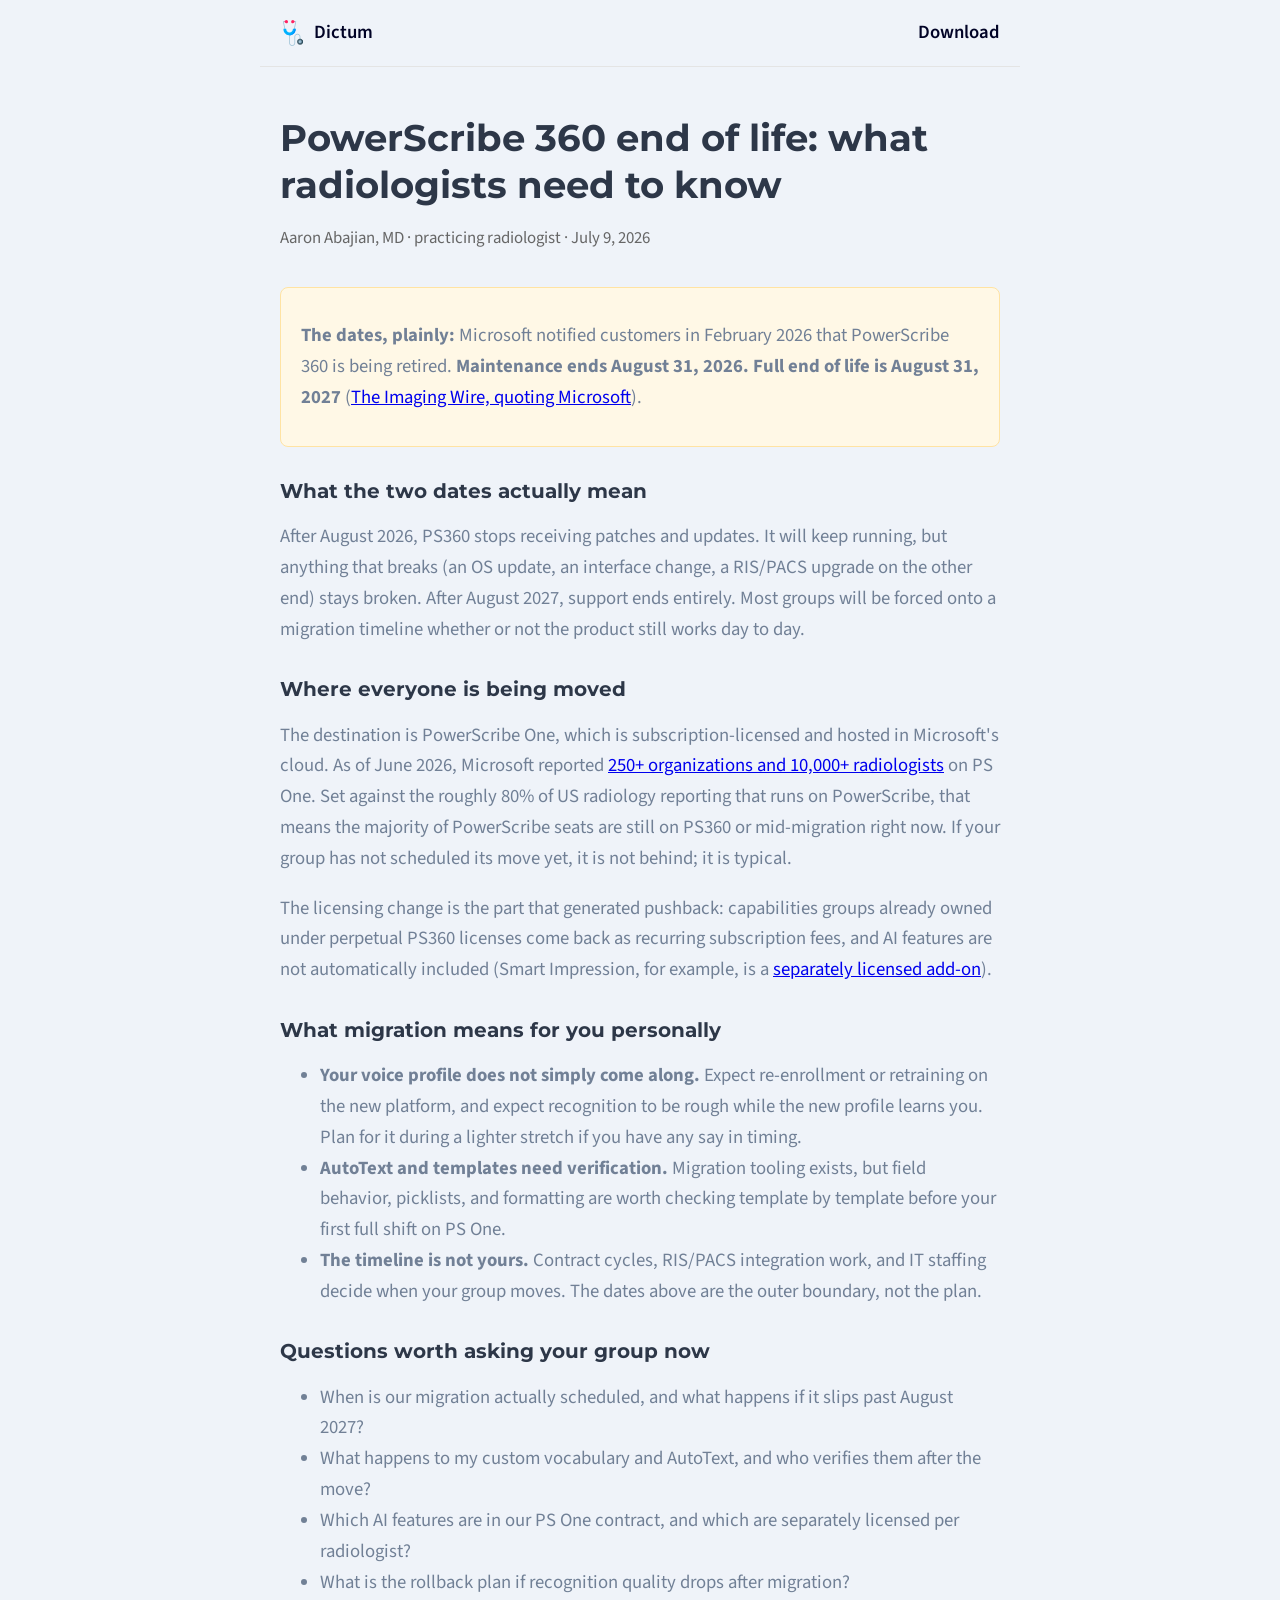
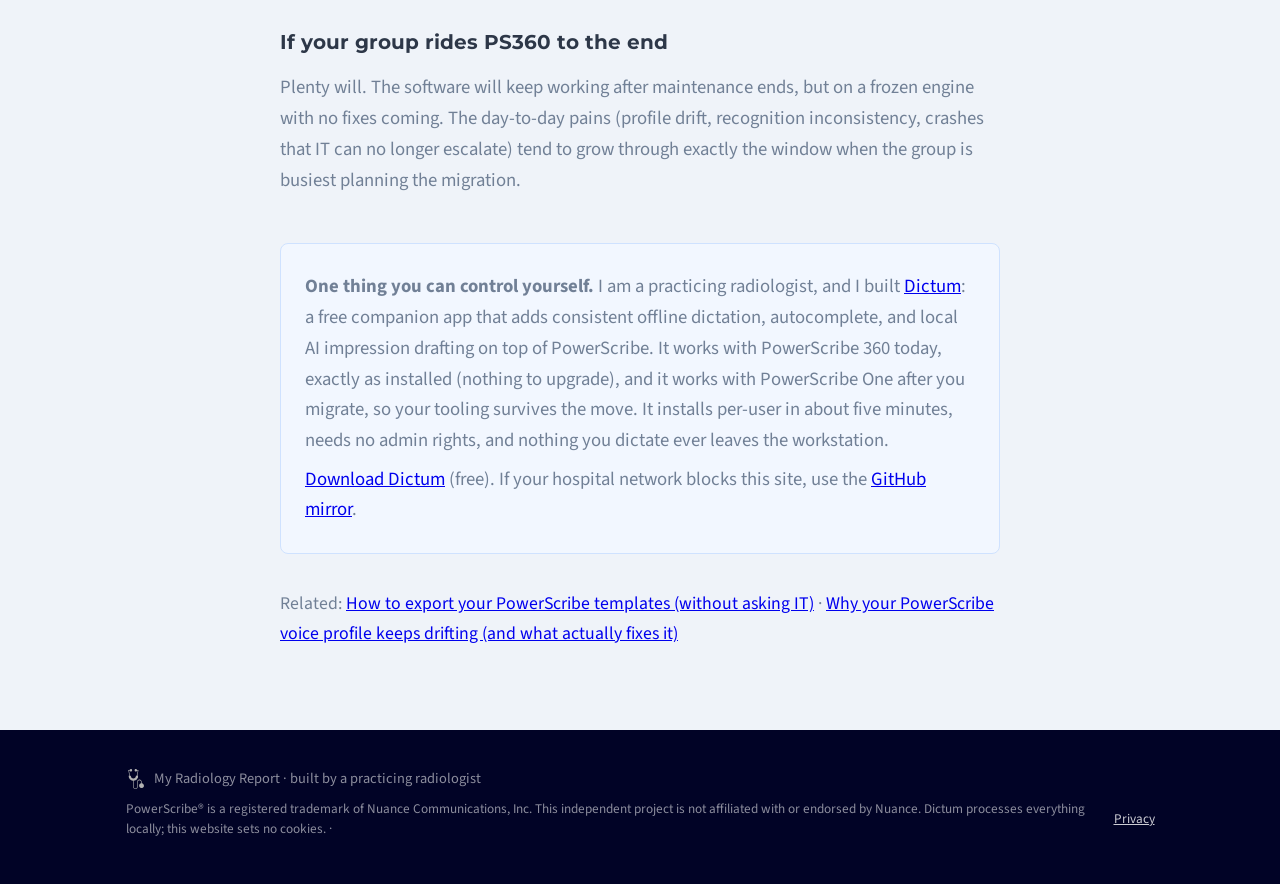
<file: powerscribe-360-end-of-life.html>
<!DOCTYPE html>
<html lang="en">
<head>
    <meta charset="utf-8">
    <meta name="viewport" content="width=device-width, initial-scale=1">
    <title>PowerScribe 360 End of Life: What Radiologists Need to Know | Dictum</title>
    <meta name="description" content="Microsoft is retiring PowerScribe 360: maintenance ends August 31, 2026 and support ends August 31, 2027. What the dates mean, what migration to PowerScribe One involves, and the questions to ask your group.">
    <link rel="canonical" href="https://dictum.report/powerscribe-360-end-of-life.html">
    <link rel="icon" href="media/favicon.ico">
    <link rel="stylesheet" href="styles.css">
    <style>
        .article { max-width: 760px; margin: 0 auto; padding: 48px 20px 64px; }
        .article h1 { margin-bottom: .25em; line-height: 1.25; }
        .article h2 { margin-top: 1.6em; font-size: 1.2rem; }
        .article p, .article li { line-height: 1.65; }
        .article .byline { color: #666; font-size: .9em; margin-bottom: 2em; }
        .article .cta { margin-top: 2.5em; padding: 20px 24px; background: #f2f7ff;
                        border: 1px solid #cfe2ff; border-radius: 8px; }
        .article .cta p { margin: .4em 0; }
        .article .dates { padding: 14px 20px; background: #fff8e6; border: 1px solid #ffe3a3;
                          border-radius: 8px; }
        .article-nav { display: flex; align-items: center; justify-content: space-between;
                       max-width: 760px; margin: 0 auto; padding: 18px 20px;
                       border-bottom: 1px solid #e4e4e4; }
        .article-nav a { display: flex; align-items: center; gap: 8px; font-weight: 600;
                         color: #010326; text-decoration: none; }
    </style>

</head>
<body>
    <nav class="article-nav">
        <a href="index.html">
            <img src="media/logo.svg" alt="" width="26" height="26"> Dictum
        </a>
        <a href="index.html#download">Download</a>
    </nav>

    <main class="article">
        <h1>PowerScribe 360 end of life: what radiologists need to know</h1>
        <p class="byline">Aaron Abajian, MD · practicing radiologist · July 9, 2026</p>

        <div class="dates">
            <p><strong>The dates, plainly:</strong> Microsoft notified customers in
            February 2026 that PowerScribe 360 is being retired.
            <strong>Maintenance ends August 31, 2026. Full end of life is
            August 31, 2027</strong>
            (<a href="https://theimagingwire.com/2026/03/01/retiring-the-powerscribe-360-radiology-reporting-software/">The
            Imaging Wire, quoting Microsoft</a>).</p>
        </div>

        <h2>What the two dates actually mean</h2>
        <p>After August 2026, PS360 stops receiving patches and updates. It will keep
        running, but anything that breaks (an OS update, an interface change, a
        RIS/PACS upgrade on the other end) stays broken. After August 2027, support ends
        entirely. Most groups will be forced onto a migration timeline whether or not
        the product still works day to day.</p>

        <h2>Where everyone is being moved</h2>
        <p>The destination is PowerScribe One, which is subscription-licensed and hosted
        in Microsoft's cloud. As of June 2026, Microsoft reported
        <a href="https://techcommunity.microsoft.com/blog/healthcareandlifesciencesblog/modernizing-radiology-reporting%E2%80%94without-disrupting-care-a-practical-path-to-powe/4526795">250+
        organizations and 10,000+ radiologists</a> on PS One. Set against the roughly
        80% of US radiology reporting that runs on PowerScribe, that means the majority
        of PowerScribe seats are still on PS360 or mid-migration right now. If your
        group has not scheduled its move yet, it is not behind; it is typical.</p>
        <p>The licensing change is the part that generated pushback: capabilities groups
        already owned under perpetual PS360 licenses come back as recurring
        subscription fees, and AI features are not automatically included (Smart
        Impression, for example, is a
        <a href="https://www.prnewswire.com/news-releases/nuance-accelerates-the-adoption-of-generative-ai-for-radiology-with-powerscribe-advanced-auto-impression-capability-301998760.html">separately
        licensed add-on</a>).</p>

        <h2>What migration means for you personally</h2>
        <ul>
            <li><strong>Your voice profile does not simply come along.</strong> Expect
                re-enrollment or retraining on the new platform, and expect recognition
                to be rough while the new profile learns you. Plan for it during a
                lighter stretch if you have any say in timing.</li>
            <li><strong>AutoText and templates need verification.</strong> Migration
                tooling exists, but field behavior, picklists, and formatting are worth
                checking template by template before your first full shift on PS One.</li>
            <li><strong>The timeline is not yours.</strong> Contract cycles, RIS/PACS
                integration work, and IT staffing decide when your group moves. The
                dates above are the outer boundary, not the plan.</li>
        </ul>

        <h2>Questions worth asking your group now</h2>
        <ul>
            <li>When is our migration actually scheduled, and what happens if it slips
                past August 2027?</li>
            <li>What happens to my custom vocabulary and AutoText, and who verifies them
                after the move?</li>
            <li>Which AI features are in our PS One contract, and which are separately
                licensed per radiologist?</li>
            <li>What is the rollback plan if recognition quality drops after
                migration?</li>
        </ul>

        <h2>If your group rides PS360 to the end</h2>
        <p>Plenty will. The software will keep working after maintenance ends, but on a
        frozen engine with no fixes coming. The day-to-day pains (profile drift,
        recognition inconsistency, crashes that IT can no longer escalate) tend to grow
        through exactly the window when the group is busiest planning the migration.</p>

        <div class="cta">
            <p><strong>One thing you can control yourself.</strong> I am a practicing
            radiologist, and I built <a href="index.html">Dictum</a>: a free companion
            app that adds consistent offline dictation, autocomplete, and local AI
            impression drafting on top of PowerScribe. It works with PowerScribe 360
            today, exactly as installed (nothing to upgrade), and it works with
            PowerScribe One after you migrate, so your tooling survives the move. It
            installs per-user in about five minutes, needs no admin rights, and nothing
            you dictate ever leaves the workstation.</p>
            <p><a href="index.html#download">Download Dictum</a> (free). If your hospital
            network blocks this site, use the
            <a href="https://dictum-report.github.io">GitHub mirror</a>.</p>
        </div>

        <p style="margin-top:2em; font-size:.95em;">Related:
        <a href="export-powerscribe-templates.html">How to export your PowerScribe
        templates (without asking IT)</a> ·
        <a href="powerscribe-voice-profile-drift.html">Why your PowerScribe voice
        profile keeps drifting (and what actually fixes it)</a></p>
    </main>

    <footer>
        <div class="container footer-inner">
            <p>
                <img src="media/logo.svg" alt="" width="20" height="20">
                My Radiology Report &middot; built by a practicing radiologist
            </p>
            <p class="footer-small">
                PowerScribe&reg; is a registered trademark of Nuance Communications, Inc.
                This independent project is not affiliated with or endorsed by Nuance.
                Dictum processes everything locally; this website sets no cookies.
                &middot; <a href="privacy.html">Privacy</a>
            </p>
        </div>
    </footer>
</body>
</html>
</file>
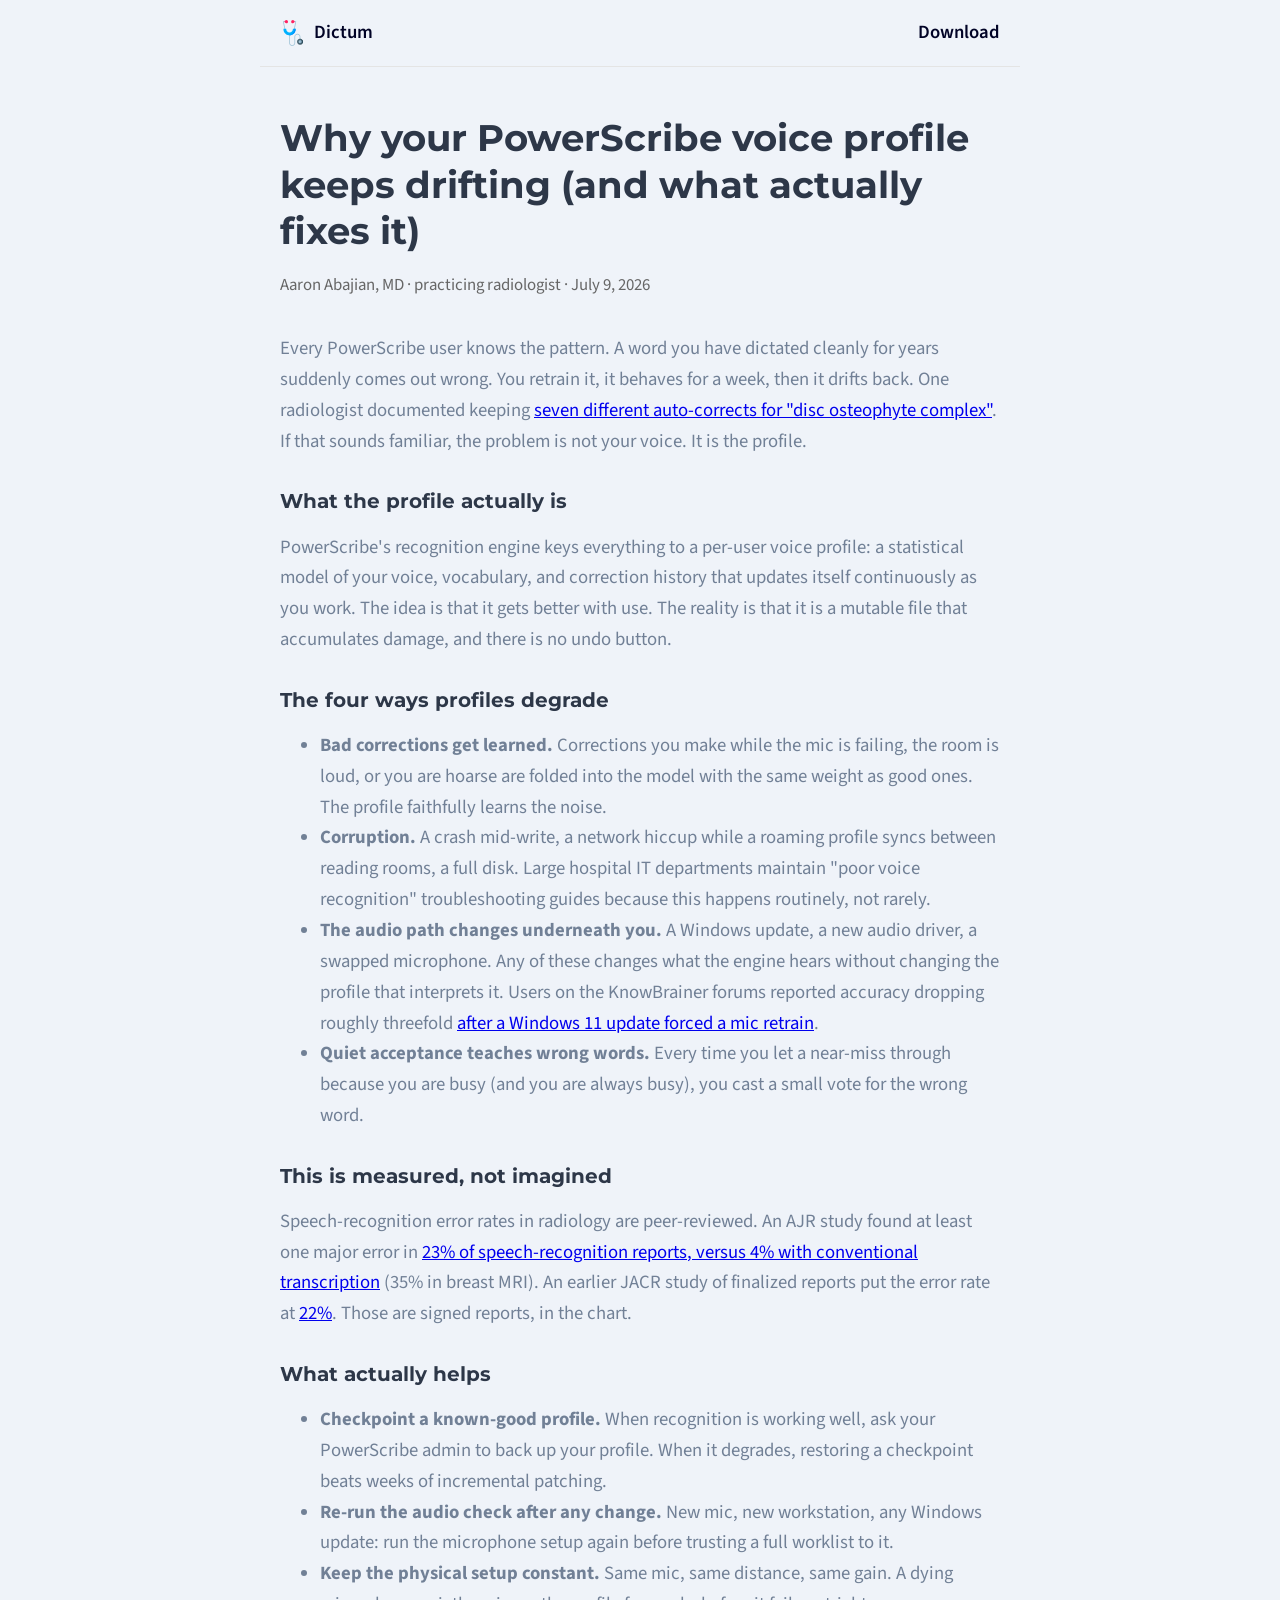
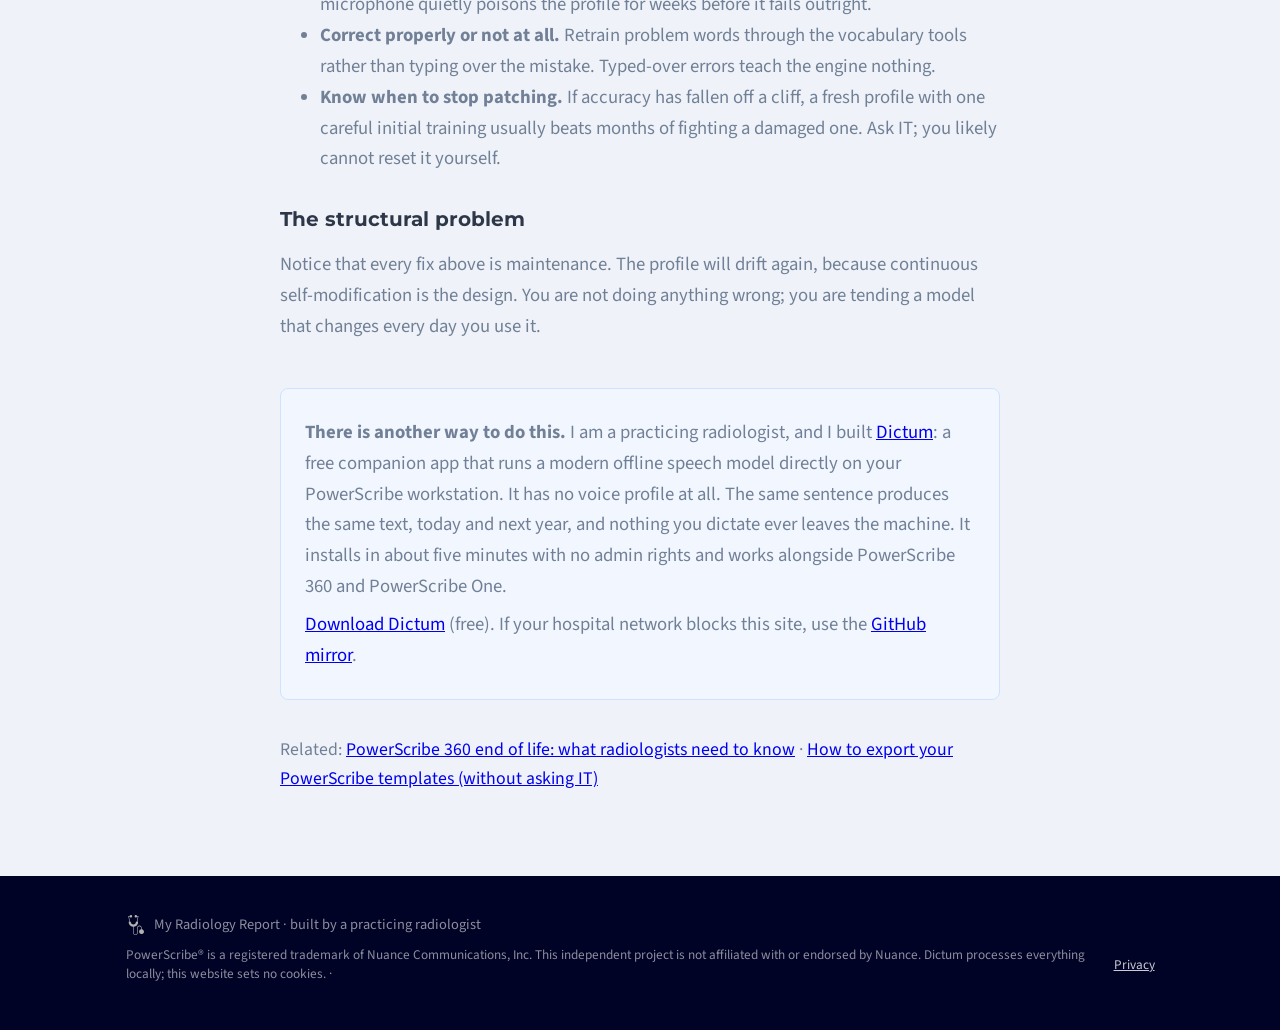
<file: powerscribe-voice-profile-drift.html>
<!DOCTYPE html>
<html lang="en">
<head>
    <meta charset="utf-8">
    <meta name="viewport" content="width=device-width, initial-scale=1">
    <title>Why Your PowerScribe Voice Profile Keeps Drifting (and What Actually Fixes It) | Dictum</title>
    <meta name="description" content="PowerScribe recognition that was fine for years suddenly isn't. Here is why voice profiles degrade, what actually fixes them, and what the error-rate literature says.">
    <link rel="canonical" href="https://dictum.report/powerscribe-voice-profile-drift.html">
    <link rel="icon" href="media/favicon.ico">
    <link rel="stylesheet" href="styles.css">
    <style>
        .article { max-width: 760px; margin: 0 auto; padding: 48px 20px 64px; }
        .article h1 { margin-bottom: .25em; line-height: 1.25; }
        .article h2 { margin-top: 1.6em; font-size: 1.2rem; }
        .article p, .article li { line-height: 1.65; }
        .article .byline { color: #666; font-size: .9em; margin-bottom: 2em; }
        .article .cta { margin-top: 2.5em; padding: 20px 24px; background: #f2f7ff;
                        border: 1px solid #cfe2ff; border-radius: 8px; }
        .article .cta p { margin: .4em 0; }
        .article-nav { display: flex; align-items: center; justify-content: space-between;
                       max-width: 760px; margin: 0 auto; padding: 18px 20px;
                       border-bottom: 1px solid #e4e4e4; }
        .article-nav a { display: flex; align-items: center; gap: 8px; font-weight: 600;
                         color: #010326; text-decoration: none; }
    </style>

</head>
<body>
    <nav class="article-nav">
        <a href="index.html">
            <img src="media/logo.svg" alt="" width="26" height="26"> Dictum
        </a>
        <a href="index.html#download">Download</a>
    </nav>

    <main class="article">
        <h1>Why your PowerScribe voice profile keeps drifting (and what actually fixes it)</h1>
        <p class="byline">Aaron Abajian, MD · practicing radiologist · July 9, 2026</p>

        <p>Every PowerScribe user knows the pattern. A word you have dictated cleanly for
        years suddenly comes out wrong. You retrain it, it behaves for a week, then it
        drifts back. One radiologist documented keeping
        <a href="https://www.benwhite.com/radiology/making-the-most-of-powerscribe/">seven
        different auto-corrects for "disc osteophyte complex"</a>. If that sounds
        familiar, the problem is not your voice. It is the profile.</p>

        <h2>What the profile actually is</h2>
        <p>PowerScribe's recognition engine keys everything to a per-user voice profile:
        a statistical model of your voice, vocabulary, and correction history that
        updates itself continuously as you work. The idea is that it gets better with
        use. The reality is that it is a mutable file that accumulates damage, and there
        is no undo button.</p>

        <h2>The four ways profiles degrade</h2>
        <ul>
            <li><strong>Bad corrections get learned.</strong> Corrections you make while
                the mic is failing, the room is loud, or you are hoarse are folded into
                the model with the same weight as good ones. The profile faithfully
                learns the noise.</li>
            <li><strong>Corruption.</strong> A crash mid-write, a network hiccup while a
                roaming profile syncs between reading rooms, a full disk. Large hospital
                IT departments maintain "poor voice recognition" troubleshooting guides
                because this happens routinely, not rarely.</li>
            <li><strong>The audio path changes underneath you.</strong> A Windows update,
                a new audio driver, a swapped microphone. Any of these changes what the
                engine hears without changing the profile that interprets it. Users on
                the KnowBrainer forums reported accuracy dropping roughly threefold
                <a href="https://forums.knowbrainer.com/forum/microphones-and-sound-cards/10195">after
                a Windows 11 update forced a mic retrain</a>.</li>
            <li><strong>Quiet acceptance teaches wrong words.</strong> Every time you let
                a near-miss through because you are busy (and you are always busy), you
                cast a small vote for the wrong word.</li>
        </ul>

        <h2>This is measured, not imagined</h2>
        <p>Speech-recognition error rates in radiology are peer-reviewed. An AJR study
        found at least one major error in
        <a href="https://ajronline.org/doi/abs/10.2214/AJR.11.6691">23% of
        speech-recognition reports, versus 4% with conventional transcription</a> (35% in
        breast MRI). An earlier JACR study of finalized reports put the error rate at
        <a href="https://pubmed.ncbi.nlm.nih.gov/19027683/">22%</a>. Those are signed
        reports, in the chart.</p>

        <h2>What actually helps</h2>
        <ul>
            <li><strong>Checkpoint a known-good profile.</strong> When recognition is
                working well, ask your PowerScribe admin to back up your profile. When it
                degrades, restoring a checkpoint beats weeks of incremental patching.</li>
            <li><strong>Re-run the audio check after any change.</strong> New mic, new
                workstation, any Windows update: run the microphone setup again before
                trusting a full worklist to it.</li>
            <li><strong>Keep the physical setup constant.</strong> Same mic, same
                distance, same gain. A dying microphone quietly poisons the profile for
                weeks before it fails outright.</li>
            <li><strong>Correct properly or not at all.</strong> Retrain problem words
                through the vocabulary tools rather than typing over the mistake.
                Typed-over errors teach the engine nothing.</li>
            <li><strong>Know when to stop patching.</strong> If accuracy has fallen off a
                cliff, a fresh profile with one careful initial training usually beats
                months of fighting a damaged one. Ask IT; you likely cannot reset it
                yourself.</li>
        </ul>

        <h2>The structural problem</h2>
        <p>Notice that every fix above is maintenance. The profile will drift again,
        because continuous self-modification is the design. You are not doing anything
        wrong; you are tending a model that changes every day you use it.</p>

        <div class="cta">
            <p><strong>There is another way to do this.</strong> I am a practicing
            radiologist, and I built <a href="index.html">Dictum</a>: a free companion
            app that runs a modern offline speech model directly on your PowerScribe
            workstation. It has no voice profile at all. The same sentence produces the
            same text, today and next year, and nothing you dictate ever leaves the
            machine. It installs in about five minutes with no admin rights and works
            alongside PowerScribe 360 and PowerScribe One.</p>
            <p><a href="index.html#download">Download Dictum</a> (free). If your hospital
            network blocks this site, use the
            <a href="https://dictum-report.github.io">GitHub mirror</a>.</p>
        </div>

        <p style="margin-top:2em; font-size:.95em;">Related:
        <a href="powerscribe-360-end-of-life.html">PowerScribe 360 end of life: what
        radiologists need to know</a> ·
        <a href="export-powerscribe-templates.html">How to export your PowerScribe
        templates (without asking IT)</a></p>
    </main>

    <footer>
        <div class="container footer-inner">
            <p>
                <img src="media/logo.svg" alt="" width="20" height="20">
                My Radiology Report &middot; built by a practicing radiologist
            </p>
            <p class="footer-small">
                PowerScribe&reg; is a registered trademark of Nuance Communications, Inc.
                This independent project is not affiliated with or endorsed by Nuance.
                Dictum processes everything locally; this website sets no cookies.
                &middot; <a href="privacy.html">Privacy</a>
            </p>
        </div>
    </footer>
</body>
</html>
</file>
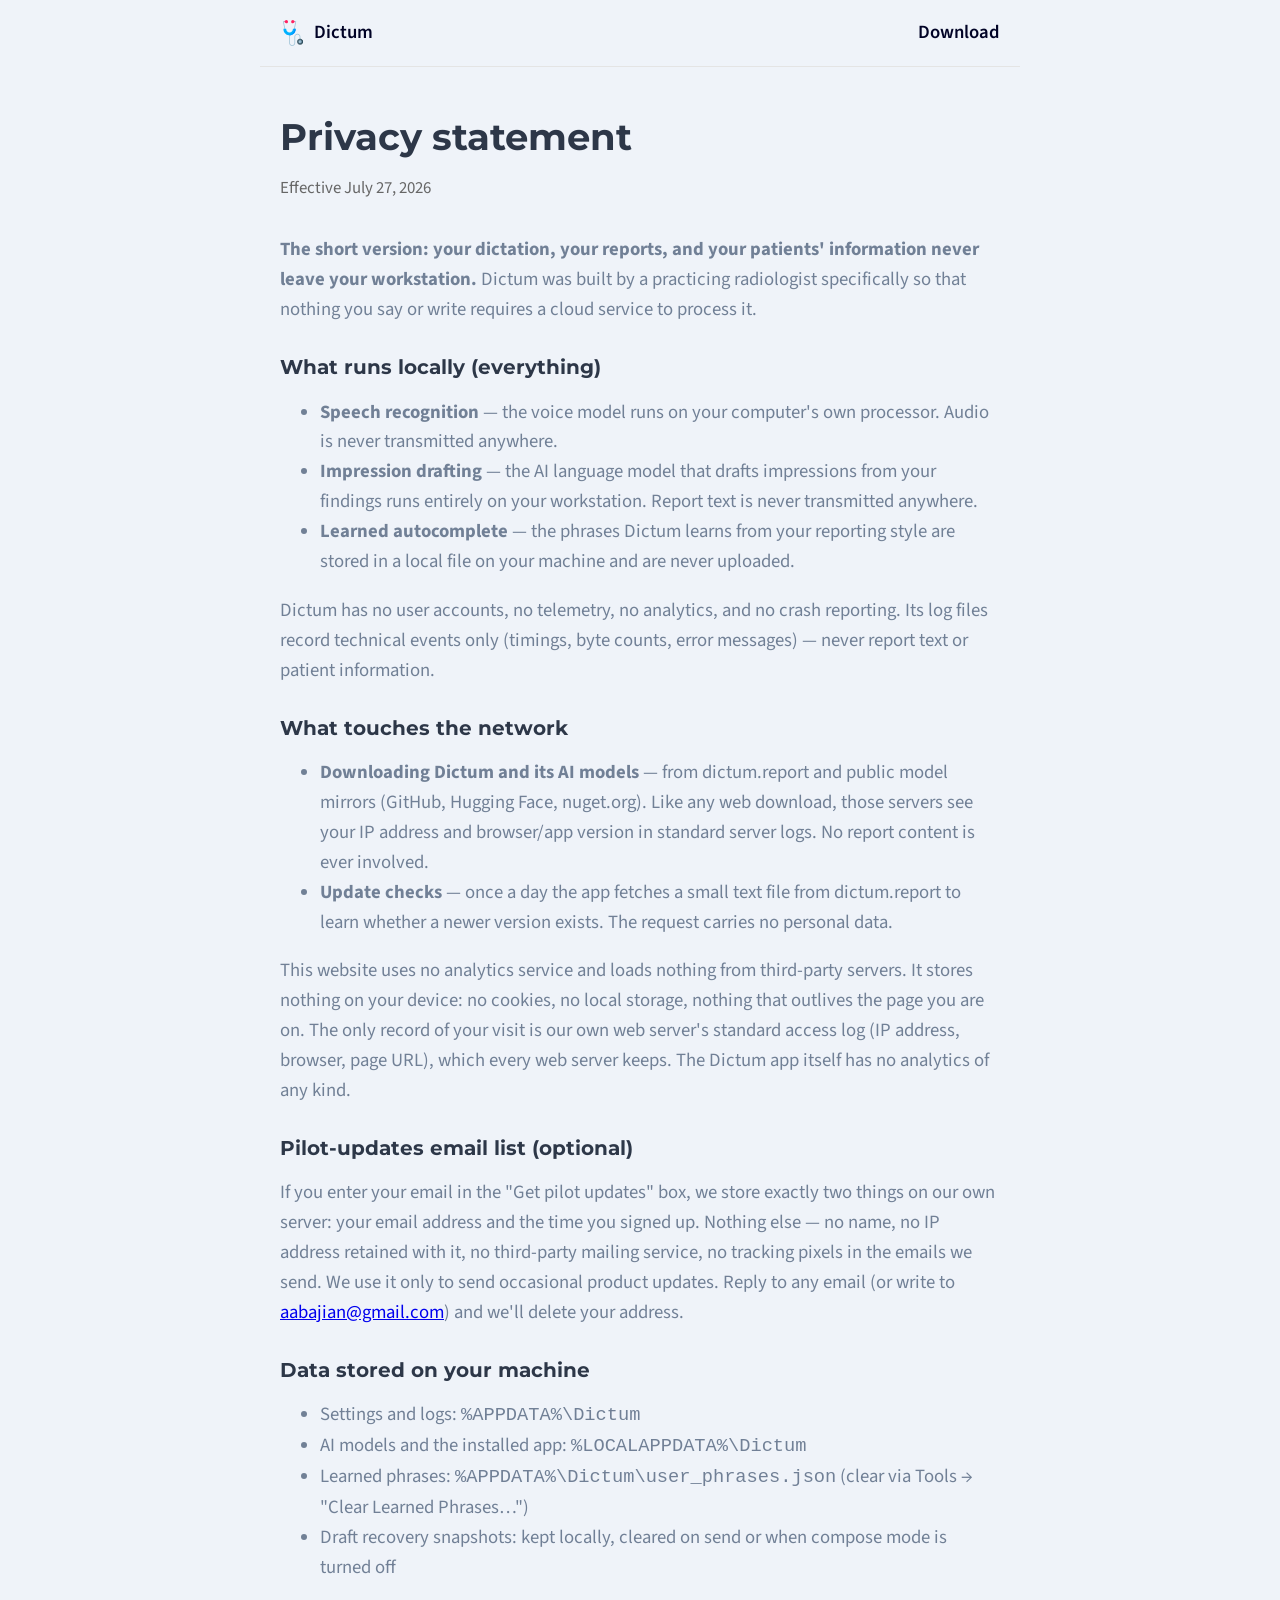
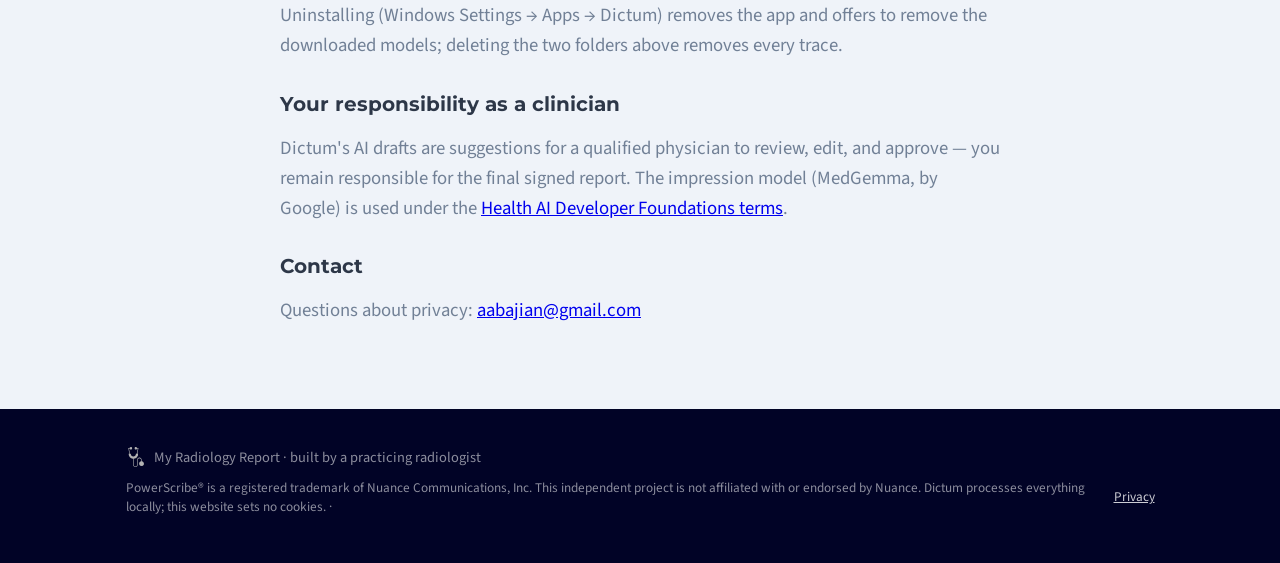
<file: privacy.html>
<!DOCTYPE html>
<html lang="en">
<head>
    <meta charset="utf-8">
    <meta name="viewport" content="width=device-width, initial-scale=1">
    <title>Privacy — Dictum</title>
    <link rel="icon" href="media/favicon.ico">
    <link rel="canonical" href="https://dictum.report/privacy.html">
    <link rel="stylesheet" href="styles.css">
    <style>
        .legal { max-width: 760px; margin: 0 auto; padding: 48px 20px 64px; }
        .legal h1 { margin-bottom: .25em; }
        .legal h2 { margin-top: 1.6em; font-size: 1.15rem; }
        .legal p, .legal li { line-height: 1.6; }
        .legal .updated { color: #666; font-size: .9em; margin-bottom: 2em; }
        /* self-contained header (index's nav styling lives inside the hero gradient) */
        .legal-nav { display: flex; align-items: center; justify-content: space-between;
                     max-width: 760px; margin: 0 auto; padding: 18px 20px;
                     border-bottom: 1px solid #e4e4e4; }
        .legal-nav a { display: flex; align-items: center; gap: 8px; font-weight: 600;
                       color: #010326; text-decoration: none; }
    </style>

</head>
<body>
    <nav class="legal-nav">
        <a href="index.html">
            <img src="media/logo.svg" alt="" width="26" height="26"> Dictum
        </a>
        <a href="index.html#download">Download</a>
    </nav>

    <main class="legal">
        <h1>Privacy statement</h1>
        <p class="updated">Effective July 27, 2026</p>

        <p><strong>The short version: your dictation, your reports, and your patients'
        information never leave your workstation.</strong> Dictum was built by a
        practicing radiologist specifically so that nothing you say or write requires a
        cloud service to process it.</p>

        <h2>What runs locally (everything)</h2>
        <ul>
            <li><strong>Speech recognition</strong> — the voice model runs on your
                computer's own processor. Audio is never transmitted anywhere.</li>
            <li><strong>Impression drafting</strong> — the AI language model that drafts
                impressions from your findings runs entirely on your workstation. Report
                text is never transmitted anywhere.</li>
            <li><strong>Learned autocomplete</strong> — the phrases Dictum learns from
                your reporting style are stored in a local file on your machine and are
                never uploaded.</li>
        </ul>
        <p>Dictum has no user accounts, no telemetry, no analytics, and no crash
        reporting. Its log files record technical events only (timings, byte counts,
        error messages) — never report text or patient information.</p>

        <h2>What touches the network</h2>
        <ul>
            <li><strong>Downloading Dictum and its AI models</strong> — from
                dictum.report and public model mirrors (GitHub, Hugging Face, nuget.org).
                Like any web download, those servers see your IP address and browser/app
                version in standard server logs. No report content is ever involved.</li>
            <li><strong>Update checks</strong> — once a day the app fetches a small text
                file from dictum.report to learn whether a newer version exists. The
                request carries no personal data.</li>
        </ul>
        <p>This website uses no analytics service and loads nothing from third-party
        servers. It stores nothing on your device: no cookies, no local storage, nothing
        that outlives the page you are on. The only record of your visit is our own web
        server's standard access log (IP address, browser, page URL), which every web
        server keeps. The Dictum app itself has no analytics of any kind.</p>

        <h2>Pilot-updates email list (optional)</h2>
        <p>If you enter your email in the "Get pilot updates" box, we store exactly two
        things on our own server: your email address and the time you signed up. Nothing
        else — no name, no IP address retained with it, no third-party mailing service,
        no tracking pixels in the emails we send. We use it only to send occasional
        product updates. Reply to any email (or write to
        <a href="mailto:aabajian@gmail.com">aabajian@gmail.com</a>) and we'll delete your
        address.</p>

        <h2>Data stored on your machine</h2>
        <ul>
            <li>Settings and logs: <code>%APPDATA%\Dictum</code></li>
            <li>AI models and the installed app: <code>%LOCALAPPDATA%\Dictum</code></li>
            <li>Learned phrases: <code>%APPDATA%\Dictum\user_phrases.json</code>
                (clear via Tools → "Clear Learned Phrases…")</li>
            <li>Draft recovery snapshots: kept locally, cleared on send or when compose
                mode is turned off</li>
        </ul>
        <p>Uninstalling (Windows Settings → Apps → Dictum) removes the app and offers to
        remove the downloaded models; deleting the two folders above removes every trace.</p>

        <h2>Your responsibility as a clinician</h2>
        <p>Dictum's AI drafts are suggestions for a qualified physician to review, edit,
        and approve — you remain responsible for the final signed report. The impression
        model (MedGemma, by Google) is used under the
        <a href="https://developers.google.com/health-ai-developer-foundations/terms">Health
        AI Developer Foundations terms</a>.</p>

        <h2>Contact</h2>
        <p>Questions about privacy: <a href="mailto:aabajian@gmail.com">aabajian@gmail.com</a></p>
    </main>

    <footer>
        <div class="container footer-inner">
            <p>
                <img src="media/logo.svg" alt="" width="20" height="20">
                My Radiology Report &middot; built by a practicing radiologist
            </p>
            <p class="footer-small">
                PowerScribe&reg; is a registered trademark of Nuance Communications, Inc.
                This independent project is not affiliated with or endorsed by Nuance.
                Dictum processes everything locally; this website sets no cookies.
                &middot; <a href="privacy.html">Privacy</a>
            </p>
        </div>
    </footer>
</body>
</html>
</file>
<file: styles.css>
/* Dictum site — theme family descends from the original My Radiology Report site
   (Source Sans Pro body + Montserrat display, 1rem-radius cards) with a 2026 trust
   pass: clinical blue #0a5ac2 primary, navy hero, dark navy #010326 secondary. */

@import url("https://fonts.googleapis.com/css?family=Source+Sans+Pro:300,400,600,700&display=swap");
@import url("https://fonts.googleapis.com/css?family=Montserrat:400,600,700,800&display=swap");

:root {
    /* clinical blue family: deeper and less saturated than the old Bootstrap
       default (#007bff), which read as template rather than product */
    --primary: #0a5ac2;
    --primary-hi: #1e6fd9;
    --primary-lo: #08489c;
    --secondary: #010326;
    --secondary-hi: #252746;
    --body-bg: #eff3f9;
    --card-bg: #ffffff;
    --well-bg: #edf2f7;
    --text: #718096;
    --heading: #2d3748;
    --light: #e2e8f0;
    --field-red: #b22222;
    /* firebrick — the app's actual field color */
    --radius: 1rem;
    --font-body: "Source Sans Pro", -apple-system, "Segoe UI", sans-serif;
    --font-display: "Montserrat", var(--font-body);
    --font-mono: Consolas, "SFMono-Regular", Menlo, monospace;
}

* { box-sizing: border-box; }

/* 17px root: every rem-based size on the page (copy, cards, demos) scales up ~6% */
html { scroll-behavior: smooth; font-size: 106.25%; }

body {
    margin: 0;
    font-family: var(--font-body);
    font-size: 1.1rem;
    line-height: 1.6;
    color: var(--text);
    background-color: var(--body-bg);
    -webkit-font-smoothing: antialiased;
}

h1, h2, h3, h4 {
    font-family: var(--font-display);
    color: var(--heading);
    line-height: 1.15;
    margin: 0 0 .75rem;
}

.container {
    max-width: 1080px;
    margin: 0 auto;
    padding: 0 1.5rem;
}

section { padding: 4.5rem 0; }

/* ------------------------------ Buttons ------------------------------ */
.btn {
    display: inline-block;
    font-family: var(--font-display);
    font-weight: 700;
    text-decoration: none;
    border-radius: .5rem;
    padding: .8rem 1.6rem;
    transition: transform .12s ease, box-shadow .12s ease, background-color .12s ease;
}

.btn:hover { transform: translateY(-2px); }

.btn-primary {
    color: #fff;
    background: linear-gradient(180deg, var(--primary-hi), var(--primary));
    box-shadow: 0 6px 18px rgba(10, 90, 194, .35);
}

.btn-primary:hover { background: linear-gradient(180deg, var(--primary-hi), var(--primary-lo)); }

.btn-xl { font-size: 1.25rem; padding: 1rem 2.4rem; }

.btn-light-solid {
    color: var(--primary);
    background: #fff;
    box-shadow: 0 6px 18px rgba(1, 3, 38, .25);
}

.btn-ghost {
    color: #fff;
    border: 2px solid rgba(255, 255, 255, .65);
}

.btn-ghost:hover { border-color: #fff; background: rgba(255, 255, 255, .08); }

/* ------------------------------ Hero ------------------------------ */
.bg-gradient-primary {
    /* navy hero: institutional and calm; ties the hero to the site's own
       navy (--secondary) instead of a bright consumer gradient */
    background: linear-gradient(180deg, #1b3a6b, #0e2247) repeat-x;
    color: #fff;
}

#hero { padding-bottom: 4.5rem; }

.hero-nav {
    max-width: 1080px;
    margin: 0 auto;
    padding: 1.25rem 1.5rem;
    display: flex;
    align-items: center;
    justify-content: space-between;
}

.brand {
    display: flex;
    align-items: center;
    gap: .6rem;
    color: #fff;
    text-decoration: none;
    font-family: var(--font-display);
    font-weight: 700;
    font-size: 1.05rem;
}

.brand img { filter: brightness(0) invert(1); }

.nav-download {
    color: #fff;
    text-decoration: none;
    font-weight: 600;
    border-bottom: 2px solid rgba(255, 255, 255, .5);
    padding-bottom: 2px;
}

.nav-download:hover { border-color: #fff; }

.hero-nav-right {
    display: flex;
    align-items: center;
    gap: 1.6rem;
}

/* Gold certification stamp, top-right of the hero */
.hipaa-seal {
    width: 112px;
    height: 112px;
    flex: none;
    margin: -6px 0 -40px;   /* hangs below the nav line */
    /* upright and quiet: a straight badge reads as a credential,
       a tilted one reads as a marketing sticker */
    filter: drop-shadow(0 3px 8px rgba(1, 3, 38, .25));
}

.hipaa-seal svg { width: 100%; height: 100%; display: block; }

.hipaa-seal text {
    fill: #5c430c;
    font-family: var(--font-display);
    font-weight: 700;
}

.hipaa-seal .seal-ring { font-size: 7px; letter-spacing: .12em; }

.hipaa-seal .seal-hipaa { font-size: 16px; letter-spacing: .06em; }

.hipaa-seal .seal-sub { font-size: 7.5px; letter-spacing: .22em; }

@media (max-width: 860px) {
    .hero-nav { flex-wrap: wrap; row-gap: .9rem; }

    .hipaa-seal { width: 100px; height: 100px; margin: -4px 0 -30px; }
}

/* Desktop-first hero: copy left, live demo right (windows stacked, sync flows down) */
.hero-inner {
    max-width: 1240px;
    margin: 0 auto;
    padding: 2.5rem 1.5rem 0;
    display: grid;
    grid-template-columns: 5fr 6fr;
    gap: 3.5rem;
    /* top-align: the demo keeps its natural height (stretching it left the report
       body looking empty); the copy column is tightened to land at about the same
       height */
    align-items: start;
}

.hero-demo .voice-bubble { margin-bottom: .8rem; font-size: .88rem; min-height: 2.1rem; }

.hero-demo .voice-bubble kbd { background: #fff; color: var(--secondary); border: none; }

.hero-demo .demo-caption { color: rgba(255, 255, 255, .85); margin-top: .9rem; font-size: .76rem; }

/* --- hero stage: one PowerScribe window + the floating Dictum companion panel --- */
.ps-stage { position: relative; padding: 0 1rem 2.4rem 0; }

.ps-stage .ps1-window { box-shadow: 0 24px 60px rgba(1, 3, 38, .35); }

.ps-stage .ps1-report-body { min-height: 17.5rem; font-size: .8rem; line-height: 1.55; }

.ps-stage .ps1-report-body p { margin: 0 0 .5rem; }

.dictum-panel {
    position: absolute;
    right: -6px;
    bottom: 0;
    width: 236px;
    background: #f3edde;
    /* the app's actual warm theme */
    border-radius: .6rem;
    overflow: hidden;
    box-shadow: 0 18px 44px rgba(1, 3, 38, .45);
    font-size: .72rem;
    color: #5a4a3a;
}

.dp-titlebar {
    display: flex;
    align-items: center;
    gap: .4rem;
    padding: .4rem .6rem;
    background: #e8e1d1;
    font-family: var(--font-body);
    font-weight: 700;
    font-size: .74rem;
}

.dp-chip {
    margin-left: auto;
    background: #d3c8b0;
    color: #5a4a3a;
    border-radius: 999px;
    padding: .08rem .5rem;
    font-weight: 600;
    font-size: .62rem;
    white-space: nowrap;
}

.dp-chip.rec {
    background: #c0392b;
    color: #fff;
    animation: mic-pulse 1.6s ease-in-out infinite;
}

.dp-chip.ai { background: #8a6d1a; color: #fff; }

.dp-body { padding: .55rem .65rem .6rem; }

.dp-btnrow { display: flex; align-items: center; gap: .45rem; margin-bottom: .5rem; }

.dp-btn {
    width: 32px;
    height: 27px;
    display: inline-flex;
    align-items: center;
    justify-content: center;
    background: #fff;
    border: 1px solid #d3c8b0;
    border-radius: .35rem;
    font-size: .85rem;
}

.dp-btn.rec { background: #c0392b; border-color: #c0392b; }

.dp-keys { margin-left: auto; color: #8a7a64; }

.dp-keys kbd { font-size: .62rem; padding: 0 .3rem; background: #fff; border-color: #d3c8b0; }

.dp-check { line-height: 1.7; white-space: nowrap; }

.dp-status {
    margin-top: .45rem;
    padding-top: .4rem;
    border-top: 1px dashed #d3c8b0;
    color: #2e7d32;
    font-weight: 600;
    font-size: .66rem;
}

/* --- autocomplete popup at the caret, inside the PowerScribe mock --- */
.ac-anchor { position: relative; display: inline-block; width: 0; height: 0; }

.ac-pop {
    position: absolute;
    left: -2px;
    top: .45rem;
    z-index: 5;
    display: block;
    width: max-content;
    background: #fff;
    border: 1px solid #b9bfc9;
    border-radius: .35rem;
    box-shadow: 0 10px 26px rgba(1, 3, 38, .28);
    padding: .15rem 0;
    font-family: var(--font-body);
    font-size: .72rem;
    line-height: 1.55;
}

.ac-item { display: block; padding: .05rem .6rem; color: #333; }

.ac-item b { font-weight: 700; color: var(--heading); }

.ac-item.ac-sel { background: var(--primary); color: #fff; }

.ac-item.ac-sel b { color: #fff; }

.ac-hint {
    display: block;
    margin-top: .15rem;
    padding: .15rem .6rem 0;
    border-top: 1px solid #eee;
    color: #999;
    font-size: .6rem;
}

@media (max-width: 1000px) {
    .hero-inner { grid-template-columns: 1fr; gap: 2rem; }

    .ps-stage { max-width: 34rem; margin: 0 auto; }
}

@media (max-width: 560px) {
    .ps-stage { padding: 0 0 .5rem; }

    .dictum-panel { position: static; margin: .7rem auto 0; }
}

.kicker {
    text-transform: uppercase;
    letter-spacing: .14em;
    font-size: .8rem;
    font-weight: 700;
    color: rgba(255, 255, 255, .85);
    margin: 0 0 1rem;
}

.hero-copy h1 {
    color: #fff;
    font-size: clamp(2.2rem, 4.2vw, 3.1rem);
    font-weight: 800;
    letter-spacing: -.01em;
}

.hero-copy h1 em {
    font-style: normal;
    background: linear-gradient(180deg, #fff, #cfe7ff);
    -webkit-background-clip: text;
    background-clip: text;
    color: transparent;
}

.lede {
    font-size: 1.15rem;
    color: rgba(255, 255, 255, .92);
    max-width: 34rem;
}

/* The three hero selling points: icon + text on one line per bullet */
.hero-points {
    list-style: none;
    margin: 1.1rem 0 0;
    padding: 0;
    max-width: 34rem;
    display: flex;
    flex-direction: column;
    gap: .55rem;
}

.hero-points li {
    display: flex;
    gap: .8rem;
    align-items: flex-start;
    background: rgba(255, 255, 255, .13);
    border: 1px solid rgba(255, 255, 255, .3);
    border-radius: .8rem;
    padding: .65rem 1rem;
    font-size: .92rem;
    color: rgba(255, 255, 255, .92);
}

.hero-points p { margin: 0; }

.hero-points .hp-icon { flex: none; color: #fff; margin-top: .1rem; }
.hero-points .hp-icon svg { width: 20px; height: 20px; display: block; }

.hero-points strong { color: #fff; font-family: var(--font-display); }

.hero-points kbd {
    background: #fff;
    color: var(--primary-lo);
    border: none;
    font-weight: 700;
}

.hero-actions {
    display: flex;
    gap: 1rem;
    margin: 1.4rem 0 .6rem;
    flex-wrap: wrap;
}

.hero-fineprint { font-size: .85rem; color: rgba(255, 255, 255, .75); }

/* --- editor mock: the app's bracketed-field report, in CSS --- */
.editor-mock {
    background: #f3edde;
    /* the app's actual warm editor color */
    border-radius: var(--radius);
    box-shadow: 0 24px 60px rgba(1, 3, 38, .35);
    overflow: hidden;
    transform: rotate(1.2deg);
}

.editor-titlebar {
    display: flex;
    align-items: center;
    gap: .45rem;
    background: #e8e1d1;
    padding: .6rem .9rem;
    font-family: var(--font-body);
    font-size: .78rem;
    color: #5a4a3a;
}

.editor-titlebar .dot {
    width: 11px;
    height: 11px;
    border-radius: 50%;
    background: #d3c8b0;
}

.editor-title { margin-left: .35rem; font-weight: 600; }

.mic-chip {
    margin-left: auto;
    background: #c0392b;
    color: #fff;
    border-radius: 999px;
    padding: .15rem .6rem;
    font-weight: 700;
    font-size: .72rem;
    animation: mic-pulse 1.6s ease-in-out infinite;
}

@keyframes mic-pulse {
    50% { opacity: .55; }
}

.editor-body {
    padding: 1.1rem 1.3rem 1.3rem;
    font-family: var(--font-mono);
    font-size: .88rem;
    line-height: 1.75;
    color: #2b2b2b;
}

.editor-body p { margin: 0 0 .3rem; }

.field { color: var(--field-red); font-weight: 600; }

.field.filled { color: #1a1a1a; }

.field.filled::before,
.field.filled::after { color: var(--field-red); }

.field.filled::before { content: "["; }

.field.filled::after { content: "]"; }

.editor-cue {
    margin-top: .9rem;
    padding-top: .7rem;
    border-top: 1px dashed #d3c8b0;
    font-family: var(--font-body);
    font-size: .82rem;
    color: #8a7a64;
}

.editor-cue .say { font-weight: 700; color: #5a4a3a; }

/* ------------------------------ Sections ------------------------------ */
.section-kicker {
    text-transform: uppercase;
    letter-spacing: .14em;
    font-size: .8rem;
    font-weight: 700;
    color: var(--primary);
    text-align: center;
    margin: 0 0 .5rem;
}

.section-title {
    text-align: center;
    font-size: clamp(1.7rem, 3.5vw, 2.3rem);
    font-weight: 800;
    margin-bottom: 3rem;
}

.card-row {
    display: grid;
    grid-template-columns: repeat(3, 1fr);
    gap: 1.5rem;
}

.pain-card {
    background: var(--card-bg);
    border-radius: var(--radius);
    padding: 1.8rem 1.6rem;
    box-shadow: 0 10px 30px rgba(45, 55, 72, .08);
    border-top: 4px solid var(--primary);
}

.pain-quote {
    font-style: italic;
    color: var(--heading);
    font-size: 1.02rem;
    margin: 0 0 1rem;
    min-height: 3.2em;
}

.pain-card h3 { font-size: 1.15rem; font-weight: 700; }

.pain-card p:last-child { margin-bottom: 0; font-size: .97rem; }

.secondary-row { margin-top: 1.5rem; }

.mini-card {
    background: var(--well-bg);
    border-radius: var(--radius);
    padding: 1.3rem 1.4rem;
}

.mini-card h4 { font-size: 1rem; font-weight: 700; margin-bottom: .4rem; }

.mini-card p { margin: 0; font-size: .92rem; }

/* ------------------------------ Live-sync demo ------------------------------ */
.bg-white-section { background: #fff; }

.demo-lede {
    text-align: center;
    max-width: 44rem;
    margin: -1.5rem auto 2rem;
}

.voice-bubble {
    max-width: 40rem;
    margin: 0 auto 1.4rem;
    background: var(--secondary);
    color: #fff;
    border-radius: 999px;
    padding: .5rem 1.2rem;
    font-size: .95rem;
    text-align: center;
    min-height: 2.4rem;
}

.voice-mic { margin-right: .4rem; }

.demo-grid {
    display: grid;
    grid-template-columns: 1fr auto 1fr;
    gap: 1.2rem;
    align-items: stretch;
}

.demo-pane {
    border-radius: var(--radius);
    overflow: hidden;
    box-shadow: 0 14px 36px rgba(45, 55, 72, .14);
    display: flex;
    flex-direction: column;
}

/* --- miniature PowerScribe One window --- */
.ps1-window {
    background: #fff;
    border: 1px solid #b9bfc9;
    font-family: "Segoe UI", -apple-system, Arial, sans-serif;
}

.ps1-titlebar {
    display: flex;
    align-items: center;
    gap: .45rem;
    padding: .4rem .7rem;
    font-size: .78rem;
    color: #1a1a1a;
    background: #fff;
    border-bottom: 1px solid #e3e6eb;
}

.ps1-logo {
    width: 12px;
    height: 12px;
    border-radius: 50%;
    background: radial-gradient(circle at 35% 35%, #2fa3e0, #0f5f96);
}

.ps1-winbtns { margin-left: auto; display: flex; gap: .85rem; color: #555; font-size: .7rem; }

.ps1-menubar {
    padding: .28rem .7rem;
    font-size: .72rem;
    color: #333;
    border-bottom: 1px solid #e3e6eb;
}

.ps1-toolbar {
    display: flex;
    align-items: center;
    gap: .55rem;
    padding: .3rem .7rem;
    font-size: .7rem;
    color: #444;
    background: #f8f9fb;
    border-bottom: 1px solid #e3e6eb;
    white-space: nowrap;
    overflow: hidden;
}

.ps1-sep { width: 1px; height: 14px; background: #d5d9e0; }

.ps1-clock { margin-left: auto; color: #888; }

.ps1-main { display: flex; flex: 1; min-height: 0; }

.ps1-sidebar {
    width: 118px;
    flex: none;
    border-right: 1px solid #e3e6eb;
    background: #fafbfc;
    overflow: hidden;
}

.ps1-sidebar-head {
    font-size: .74rem;
    font-weight: 700;
    color: #1a1a1a;
    padding: .35rem .55rem;
    background: #eef1f5;
    border-bottom: 1px solid #e3e6eb;
}

.ps1-fieldlist {
    font-size: .62rem;
    line-height: 1.75;
    color: #555;
    padding: .35rem .55rem;
    white-space: nowrap;
}

.ps1-report { flex: 1; display: flex; flex-direction: column; min-width: 0; }

.ps1-report-head {
    background: #5a5a5a;
    color: #fff;
    font-size: .74rem;
    font-weight: 700;
    padding: .3rem .7rem;
}

.ps1-report-body {
    padding: .8rem .9rem;
    font-size: .84rem;
    line-height: 1.5;
    min-height: 12.5rem;
    flex: 1;
    color: #2b2b2b;
}

.ps1-report-body p { margin: 0 0 .65rem; }

.ps1-statusbar {
    font-size: .66rem;
    color: #666;
    padding: .25rem .7rem;
    background: #f1f3f6;
    border-top: 1px solid #e3e6eb;
}

/* --- shared demo report content: blue labels, firebrick fields --- */
.d-lbl, .d-plbl { color: #2e75b6; }

.d-plbl { color: #1a1a1a; font-weight: 600; }

.d-heading { text-transform: uppercase; }

.d-fld { color: var(--field-red); }

.d-val { color: #1a1a1a; }

.d-br { color: var(--field-red); font-weight: 600; }

.d-sel { background: #bcd6f7; border-radius: 2px; }

.plugin-pane { background: #f3edde; }

.demo-body {
    font-family: var(--font-mono);
    font-size: .9rem;
    line-height: 1.7;
    color: #2b2b2b;
    padding: 1rem 1.2rem;
    min-height: 9.5rem;
    flex: 1;
}

.demo-body.warm { background: #f3edde; }

.demo-body p { margin: 0 0 .65rem; }

.caret {
    display: inline-block;
    width: 2px;
    height: 1.05em;
    background: #2b2b2b;
    vertical-align: text-bottom;
    animation: caret-blink 1.1s steps(1) infinite;
}

@keyframes caret-blink { 50% { opacity: 0; } }

.demo-label {
    font-size: .8rem;
    padding: .6rem 1.2rem .8rem;
    color: var(--text);
    border-top: 1px dashed var(--light);
}

.plugin-pane .demo-label { border-top-color: #d3c8b0; color: #8a7a64; }

.sync-badge {
    align-self: center;
    text-align: center;
    color: var(--primary);
}

.sync-arrows { font-size: 2rem; line-height: 1; display: block; animation: sync-pulse 1.5s ease-in-out infinite; }

@keyframes sync-pulse { 50% { opacity: .45; } }

.sync-text {
    font-size: .7rem;
    font-weight: 700;
    text-transform: uppercase;
    letter-spacing: .08em;
}

.demo-caption {
    text-align: center;
    font-size: .82rem;
    margin-top: 1.6rem;
    color: var(--text);
}

.research-note {
    text-align: center;
    max-width: 44rem;
    margin: 2.4rem auto 0;
    font-size: .92rem;
}

.research-note a { color: var(--primary); font-weight: 600; }

/* ------------------------------ Trust strip ------------------------------ */
.bg-gradient-dark {
    background: linear-gradient(180deg, var(--secondary-hi), var(--secondary)) repeat-x;
    color: rgba(255, 255, 255, .85);
}

.trust-grid {
    display: grid;
    grid-template-columns: repeat(3, 1fr);
    gap: 2.5rem;
}

.trust-item p { margin: 0; font-size: .98rem; }

.trust-item strong { color: #fff; }

.trust-num {
    font-family: var(--font-display);
    font-size: 3.2rem;
    font-weight: 800;
    line-height: 1;
    color: var(--primary-hi);
    margin-bottom: .5rem;
}

/* ------------------------------ Download ------------------------------ */
.download-card {
    background: var(--card-bg);
    border-radius: var(--radius);
    box-shadow: 0 16px 44px rgba(45, 55, 72, .12);
    display: grid;
    grid-template-columns: 1.1fr .9fr;
    gap: 2rem;
    padding: 2.6rem;
    align-items: center;
}

.download-copy h2 { font-size: 1.9rem; font-weight: 800; }

.dl-meta { color: var(--heading); font-weight: 600; margin: 0 0 1.4rem; }

.dl-hash {
    margin: 1rem 0 0;
    font-size: .78rem;
    word-break: break-all;
}

.dl-hash code { font-family: var(--font-mono); color: var(--heading); }

.dl-note {
    font-size: .88rem;
    background: var(--well-bg);
    border-radius: .6rem;
    padding: .8rem 1rem;
    margin-top: 1.2rem;
}

/* security spec (IT-reviewable) */
.spec-grid {
    display: grid;
    grid-template-columns: 1fr 1fr;
    gap: 1.4rem;
    margin-top: 2rem;
}
.spec-item {
    background: var(--card-bg);
    border: 1px solid var(--light);
    border-radius: var(--radius);
    padding: 1.5rem 1.7rem;
}
.spec-item h4 { margin-bottom: .4rem; }
.spec-item p { margin: 0; font-size: .95rem; }
.spec-item code { font-family: var(--font-mono); font-size: .85em; color: var(--heading); }
@media (max-width: 860px) {
    .spec-grid { grid-template-columns: 1fr; }
}

.author-link { color: rgba(255, 255, 255, .95); font-weight: 600; }

/* PS360 end-of-life strip */
.eol-strip {
    background: var(--secondary);
    color: #c9d2e8;
    padding: 1.6rem 0;
}
.eol-inner {
    display: grid;
    grid-template-columns: 1fr 1fr;
    gap: 2rem;
    align-items: center;
}
.eol-strip p { margin: 0; font-size: .98rem; line-height: 1.5; }
.eol-strip strong { color: #fff; }
.eol-strip a { color: #7fb2f5; font-weight: 700; text-decoration: none; white-space: nowrap; }
.eol-strip a:hover { text-decoration: underline; }
@media (max-width: 860px) {
    .eol-inner { grid-template-columns: 1fr; gap: .9rem; }
}

/* pilot-updates email capture */
.subscribe { margin-top: 1.4rem; padding-top: 1.2rem; border-top: 1px solid var(--light); }
.subscribe-label { display: block; font-weight: 700; color: var(--heading); margin-bottom: .5rem; }
.subscribe-row { display: flex; gap: .6rem; flex-wrap: wrap; }
.subscribe-row input[type="email"] {
    flex: 1 1 220px;
    padding: .65rem .9rem;
    border: 1px solid var(--light);
    border-radius: .6rem;
    font: inherit;
    min-width: 0;
}
.subscribe-row input[type="email"]:focus { outline: 2px solid var(--primary); border-color: var(--primary); }
.subscribe-btn { padding: .65rem 1.3rem; white-space: nowrap; }
.subscribe-hp { position: absolute; left: -9999px; width: 1px; height: 1px; opacity: 0; }
.subscribe-note { font-size: .8rem; color: var(--text); margin: .6rem 0 0; }
.subscribe-done { font-weight: 600; color: var(--heading); margin: 0; }

.install-steps {
    margin: 0;
    padding-left: 1.4rem;
    display: grid;
    gap: 1rem;
    font-size: 1rem;
}

.install-steps li::marker {
    font-family: var(--font-display);
    font-weight: 800;
    color: var(--primary);
}

.install-steps strong { color: var(--heading); }

.install-steps code, kbd {
    font-family: var(--font-mono);
    background: var(--well-bg);
    border-radius: .3rem;
    padding: .05rem .35rem;
    font-size: .9em;
    color: var(--heading);
}

kbd { border: 1px solid var(--light); border-bottom-width: 2px; }

/* ------------------------------ Footer ------------------------------ */
footer {
    background: var(--secondary);
    color: rgba(255, 255, 255, .55);
    padding: 2.2rem 0;
    font-size: .85rem;
}

.footer-inner p {
    margin: 0 0 .5rem;
    display: flex;
    align-items: center;
    gap: .5rem;
}

.footer-inner img { filter: brightness(0) invert(.7); }

.footer-small { display: block; font-size: .78rem; line-height: 1.5; }

footer a { color: rgba(255, 255, 255, .8); }
footer a:hover { color: #fff; }

/* ------------------------------ Responsive ------------------------------ */
@media (max-width: 900px) {
    .demo-grid { grid-template-columns: 1fr; }

    .sync-badge { transform: rotate(90deg); padding: .2rem 0; }

    .editor-mock { transform: none; max-width: 34rem; }

    .card-row, .trust-grid { grid-template-columns: 1fr; }

    .download-card { grid-template-columns: 1fr; padding: 1.8rem; }

    .pain-quote { min-height: 0; }
}
</file>
